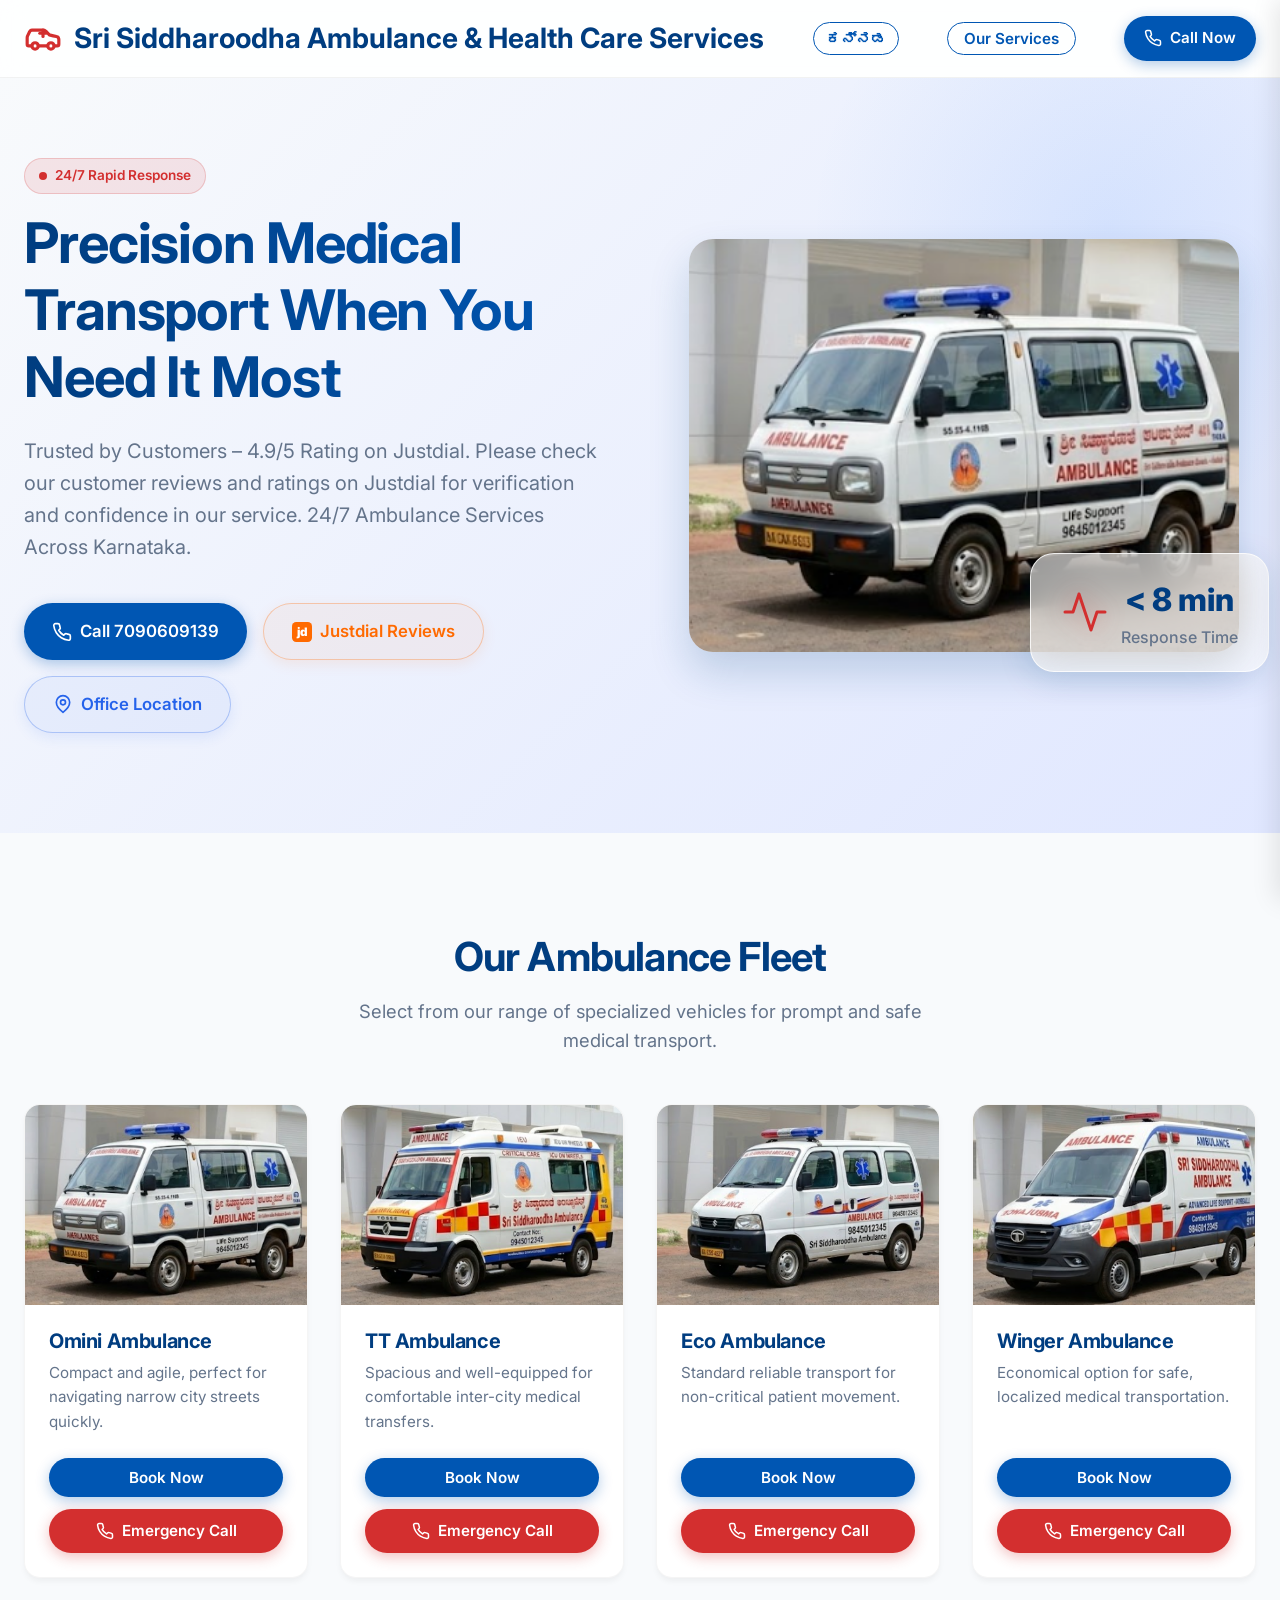
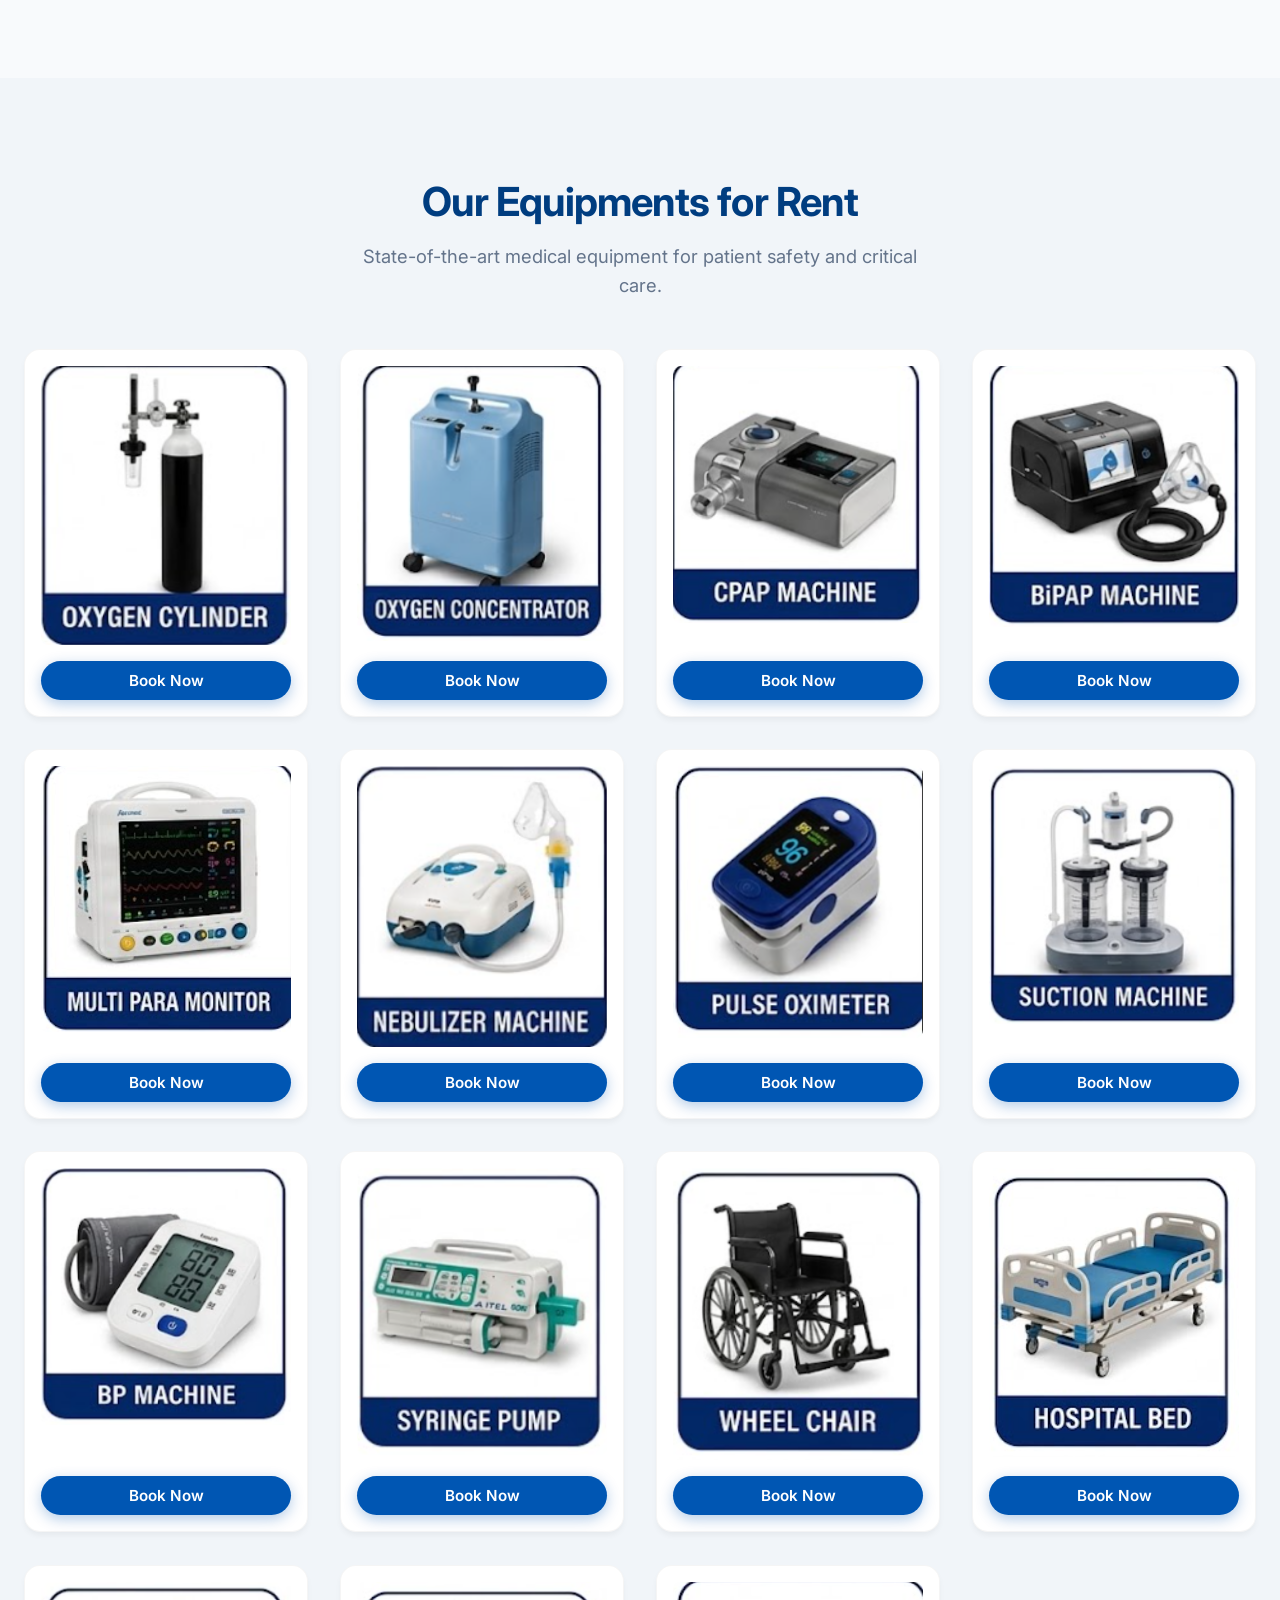
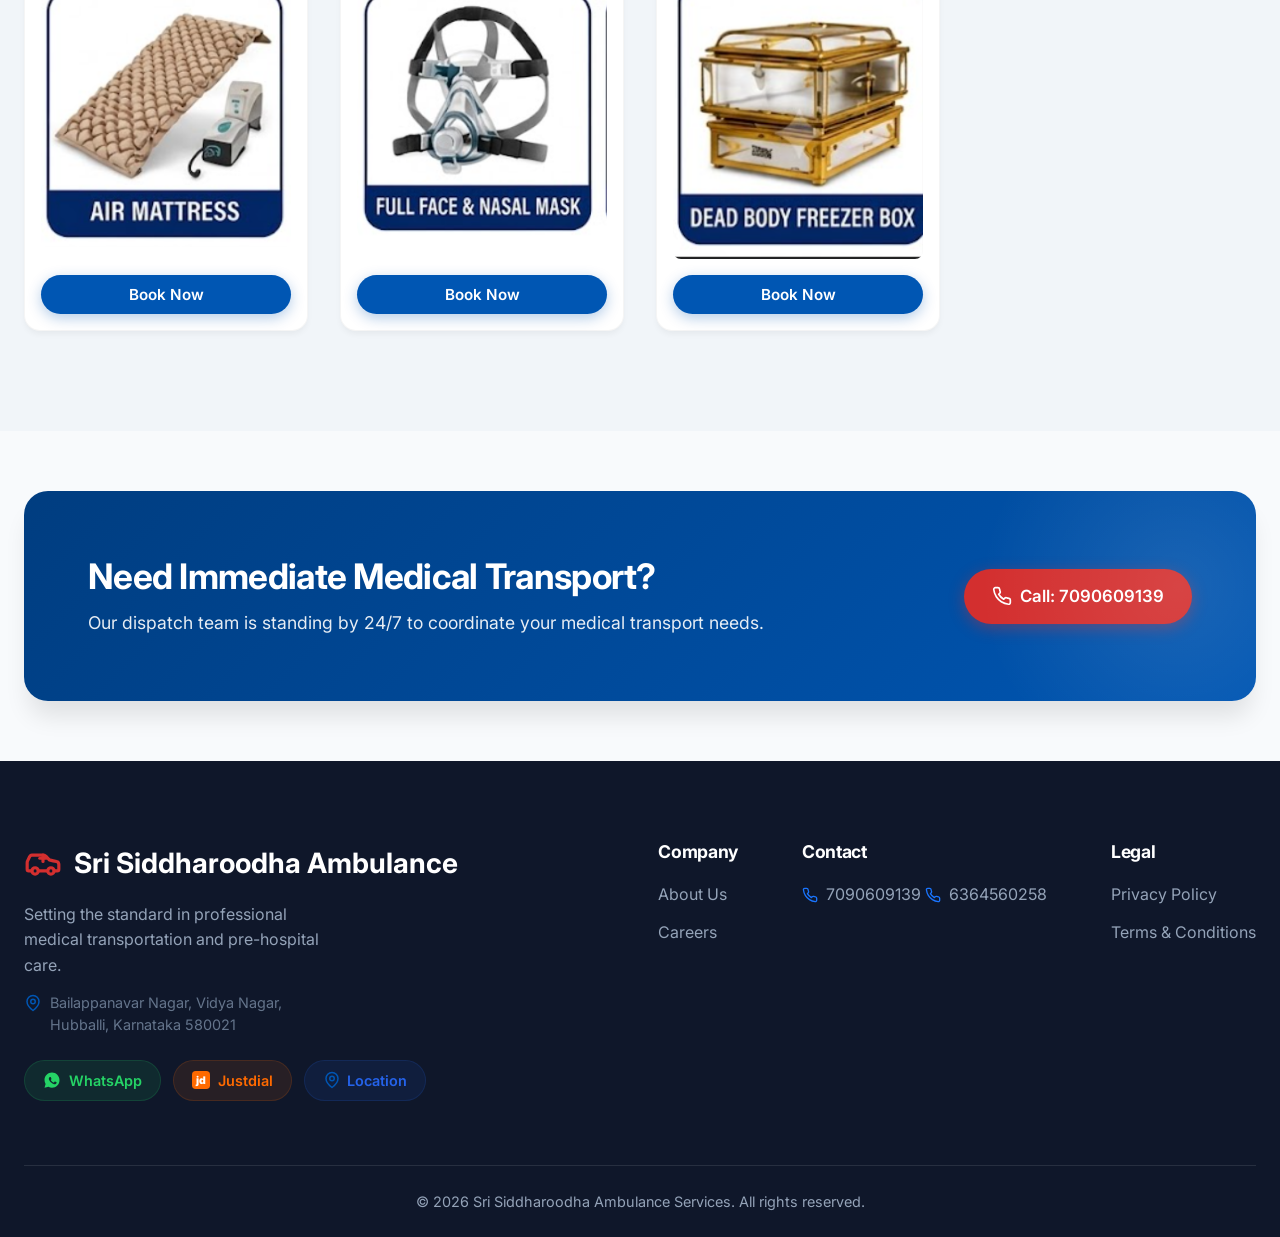
<file: index.html>
<!DOCTYPE html>
<html lang="en">

<head>
    <meta charset="UTF-8">
    <meta name="viewport" content="width=1280">
    <title>Sri Siddharoodha Ambulance Services</title>
    <meta name="description" content="Premium, rapid, and compassionate ambulance and medical transport services.">
    <!-- Google Fonts -->
    <link rel="preconnect" href="https://fonts.googleapis.com">
    <link rel="preconnect" href="https://fonts.gstatic.com" crossorigin>
    <link href="https://fonts.googleapis.com/css2?family=Inter:wght@300;400;500;600;700&display=swap" rel="stylesheet">
    <!-- Styles -->
    <link rel="stylesheet" href="styles.css">
</head>

<body>
    <header class="header">
        <div class="container header-content">
            <div class="logo">
                <svg xmlns="http://www.w3.org/2000/svg" width="28" height="28" viewBox="0 0 24 24" fill="none"
                    stroke="currentColor" stroke-width="2" stroke-linecap="round" stroke-linejoin="round"
                    class="logo-icon">
                    <path
                        d="M19 17h2c.6 0 1-.4 1-1v-3c0-.9-.7-1.7-1.5-1.9C18.7 10.6 16 10 16 10s-1.3-1.4-2.2-2.3c-.5-.4-1.1-.7-1.8-.7H5c-.6 0-1.1.4-1.4.9l-1.4 2.9A3.7 3.7 0 0 0 2 12v4c0 .6.4 1 1 1h2" />
                    <circle cx="7" cy="17" r="2" />
                    <path d="M9 17h6" />
                    <circle cx="17" cy="17" r="2" />
                    <path d="M12 7v4" />
                    <path d="M10 9h4" />
                </svg>
                <span class="logo-desktop">Sri Siddharoodha Ambulance & Health Care Services</span>
                <span class="logo-mobile">Siddharoodha Ambulance</span>
            </div>
            <nav class="nav desktop-nav">
                <button id="lang-toggle" class="btn notranslate"
                    style="background: transparent; border: 1px solid var(--primary); color: var(--primary); padding: 6px 12px; border-radius: 20px; font-weight: 600; cursor: pointer; margin-right: 16px;"
                    onclick="toggleLanguage()">ಕನ್ನಡ</button>
                <button class="btn btn-outline"
                    style="margin-right: 16px; border: 1px solid var(--primary); color: var(--primary); padding: 6px 16px; border-radius: 20px; font-weight: 600; background: transparent; cursor: pointer;"
                    onclick="openServicesModal()">Our Services</button>
                <a href="tel:7090609139" class="btn btn-primary">
                    <svg xmlns="http://www.w3.org/2000/svg" width="18" height="18" viewBox="0 0 24 24" fill="none" stroke="currentColor" stroke-width="2" stroke-linecap="round" stroke-linejoin="round"><path d="M22 16.92v3a2 2 0 0 1-2.18 2 19.79 19.79 0 0 1-8.63-3.07 19.5 19.5 0 0 1-6-6 19.79 19.79 0 0 1-3.07-8.67A2 2 0 0 1 4.11 2h3a2 2 0 0 1 2 1.72 12.84 12.84 0 0 0 .7 2.81 2 2 0 0 1-.45 2.11L8.09 9.91a16 16 0 0 0 6 6l1.27-1.27a2 2 0 0 1 2.11-.45 12.84 12.84 0 0 0 2.81.7A2 2 0 0 1 22 16.92z"></path></svg>
                    Call Now
                </a>
            </nav>
            <button class="menu-toggle-btn mobile-only" onclick="toggleDrawer()" aria-label="Toggle Menu">
                <svg xmlns="http://www.w3.org/2000/svg" width="24" height="24" viewBox="0 0 24 24" fill="none" stroke="currentColor" stroke-width="2" stroke-linecap="round" stroke-linejoin="round"><line x1="3" y1="12" x2="21" y2="12"></line><line x1="3" y1="6" x2="21" y2="6"></line><line x1="3" y1="18" x2="21" y2="18"></line></svg>
            </button>
        </div>
    </header>

    <!-- Side Drawer -->
    <div class="drawer-overlay" id="drawer-overlay" onclick="toggleDrawer()"></div>
    <div class="side-drawer" id="side-drawer">
        <div class="drawer-header">
            <h3>Menu</h3>
            <button class="drawer-close-btn" onclick="toggleDrawer()">
                <svg xmlns="http://www.w3.org/2000/svg" width="24" height="24" viewBox="0 0 24 24" fill="none" stroke="currentColor" stroke-width="2" stroke-linecap="round" stroke-linejoin="round"><line x1="18" y1="6" x2="6" y2="18"></line><line x1="6" y1="6" x2="18" y2="18"></line></svg>
            </button>
        </div>
        <div class="drawer-content">
            <button id="lang-toggle-mobile" class="btn notranslate" style="margin: 16px 24px; border: 1px solid var(--primary); color: var(--primary); padding: 6px 12px; border-radius: 20px; font-weight: 600; background: transparent; cursor: pointer;" onclick="toggleLanguage(); toggleDrawer();">ಕನ್ನಡ</button>
            <button class="drawer-link" style="background:none; border:none; text-align:left; font-size:1rem; cursor:pointer;" onclick="openServicesModal(); toggleDrawer();">Our Services</button>
            <a href="#ambulances" class="drawer-link" onclick="toggleDrawer()">Ambulance Fleet</a>
            <a href="#equipments" class="drawer-link" onclick="toggleDrawer()">Medical Equipments</a>
            <a href="tel:7090609139" class="btn btn-primary" style="margin: auto 24px 24px;">
                <svg xmlns="http://www.w3.org/2000/svg" width="18" height="18" viewBox="0 0 24 24" fill="none" stroke="currentColor" stroke-width="2" stroke-linecap="round" stroke-linejoin="round"><path d="M22 16.92v3a2 2 0 0 1-2.18 2 19.79 19.79 0 0 1-8.63-3.07 19.5 19.5 0 0 1-6-6 19.79 19.79 0 0 1-3.07-8.67A2 2 0 0 1 4.11 2h3a2 2 0 0 1 2 1.72 12.84 12.84 0 0 0 .7 2.81 2 2 0 0 1-.45 2.11L8.09 9.91a16 16 0 0 0 6 6l1.27-1.27a2 2 0 0 1 2.11-.45 12.84 12.84 0 0 0 2.81.7A2 2 0 0 1 22 16.92z"></path></svg>
                Call Now: 7090609139
            </a>
        </div>
    </div>

    <main>
        <section class="hero">
            <div class="container hero-container">
                <div class="hero-text">
                    <span class="badge badge-pulse">24/7 Rapid Response</span>
                    <h1 class="hero-title">Precision Medical Transport When You Need It Most</h1>
                    <p class="hero-subtitle">Trusted by Customers – 4.9/5 Rating on Justdial. Please check our customer reviews and ratings on Justdial for verification and confidence in our service. 24/7 Ambulance Services Across Karnataka.</p>
                    <div class="hero-actions">
                        <a href="tel:7090609139" class="btn btn-primary btn-large">
                            <svg xmlns="http://www.w3.org/2000/svg" width="20" height="20" viewBox="0 0 24 24" fill="none" stroke="currentColor" stroke-width="2" stroke-linecap="round" stroke-linejoin="round"><path d="M22 16.92v3a2 2 0 0 1-2.18 2 19.79 19.79 0 0 1-8.63-3.07 19.5 19.5 0 0 1-6-6 19.79 19.79 0 0 1-3.07-8.67A2 2 0 0 1 4.11 2h3a2 2 0 0 1 2 1.72 12.84 12.84 0 0 0 .7 2.81 2 2 0 0 1-.45 2.11L8.09 9.91a16 16 0 0 0 6 6l1.27-1.27a2 2 0 0 1 2.11-.45 12.84 12.84 0 0 0 2.81.7A2 2 0 0 1 22 16.92z"></path></svg>
                            Call 7090609139
                        </a>
                        <a href="https://www.justdial.com/Hubli/Shri-Siddaroodh-Ambulance-Service-Near-Banni-Mahakali-Temple-Ashoknagar-Hubli/0836PX836-X836-240717183236-Z5G7_BZDET/reviews" target="_blank" class="btn btn-secondary btn-large hero-jd-btn">
                            <svg class="jd-icon" width="20" height="20" viewBox="0 0 24 24" fill="currentColor">
                                <rect width="24" height="24" rx="5" fill="#ff6a00"/>
                                <text x="12" y="17" fill="white" font-family="'Inter', sans-serif" font-weight="900" font-size="14" text-anchor="middle">jd</text>
                            </svg>
                            Justdial Reviews
                        </a>
                        <a href="https://www.google.co.in/maps/place/Bailappanavar+Nagar,+Vidya+Nagar,+Hubballi,+Karnataka/@15.3623755,75.1356789,647a,85.3y,90h,82.09t/data=!3m7!1e1!3m5!1sfArim6FBw7BrqGqZsDoJ0w!2e0!6shttps:%2F%2Fstreetviewpixels-pa.googleapis.com%2Fv1%2Fthumbnail%3Fcb_client%3Dmaps_sv.tactile%26w%3D900%26h%3D600%26pitch%3D7.908640652697642%26panoid%3DfArim6FBw7BrqGqZsDoJ0w%26yaw%3D90!7i16384!8i8192!4m15!1m8!3m7!1s0x3bb8d749238bd99b:0xfdcba1d2e0a276cf!2sBailappanavar+Nagar,+Vidya+Nagar,+Hubballi,+Karnataka!3b1!8m2!3d15.3620728!4d75.1359308!16s%2Fg%2F123319p5q!3m5!1s0x3bb8d749238bd99b:0xfdcba1d2e0a276cf!8m2!3d15.3620728!4d75.1359308!16s%2Fg%2F123319p5q?entry=ttu&g_ep=EgoyMDI2MDYyNC4wIKXMDSoASAFQAw%3D%3D" target="_blank" class="btn btn-secondary btn-large hero-map-btn" style="display: inline-flex; align-items: center; gap: 8px;">
                            <svg xmlns="http://www.w3.org/2000/svg" width="20" height="20" viewBox="0 0 24 24" fill="none" stroke="currentColor" stroke-width="2" stroke-linecap="round" stroke-linejoin="round" style="stroke: currentColor;"><path d="M20 10c0 6-8 12-8 12s-8-6-8-12a8 8 0 0 1 16 0Z"/><circle cx="12" cy="10" r="3"/></svg>
                            <span>Office Location</span>
                        </a>
                    </div>
                </div>
                <div class="hero-visual">
                    <div class="hero-image-wrapper">
                        <div class="hero-slider" id="hero-slider">
                            <img src="images/omni_ambulance.png" alt="Omni Ambulance" class="hero-ambulance-img slide active">
                            <img src="images/mini_eco_ambulance.png" alt="Mini Eco Ambulance" class="hero-ambulance-img slide">
                            <img src="images/eco_ambulance.png" alt="Eco Ambulance" class="hero-ambulance-img slide">
                            <img src="images/tt_ambulance.png" alt="TT Ambulance" class="hero-ambulance-img slide">
                        </div>
                        <div class="glass-card hero-glass-card floating-card">
                            <div class="pulse-ring"></div>
                            <svg class="hero-icon" xmlns="http://www.w3.org/2000/svg" width="48" height="48"
                                viewBox="0 0 24 24" fill="none" stroke="currentColor" stroke-width="1.5"
                                stroke-linecap="round" stroke-linejoin="round">
                                <path d="M22 12h-4l-3 9L9 3l-3 9H2" />
                            </svg>
                            <div class="hero-stat">
                                <span class="stat-value">&lt; 8 min</span>
                                <span class="stat-label">Response Time</span>
                            </div>
                        </div>
                    </div>
                </div>
            </div>
        </section>

        <section id="ambulances" class="ambulances-section">
            <div class="container">
                <div class="section-header animate-on-scroll">
                    <h2 class="section-title">Our Ambulance Fleet</h2>
                    <p class="section-desc">Select from our range of specialized vehicles for prompt and safe medical
                        transport.</p>
                </div>
                <div class="ambulances-grid">
                    <!-- Omni Ambulance -->
                    <div class="ambulance-card animate-on-scroll animate-delay-100">
                        <div class="ambulance-img-wrapper card-slider" id="omni-card-slider">
                            <img src="images/omni_ambulance.png" alt="Omni Ambulance" class="card-slide active">
                            <img src="images/omni_interior.png" alt="Omni Ambulance Interior" class="card-slide">
                        </div>
                        <div class="ambulance-card-content">
                            <h3>Omini Ambulance</h3>
                            <p>Compact and agile, perfect for navigating narrow city streets quickly.</p>
                            <div class="ambulance-actions">
                                <button class="btn btn-primary btn-book"
                                    onclick="openAmbulanceModal('Omni Ambulance')">Book Now</button>
                                <a href="tel:7090609139" class="btn btn-emergency">
                                    <svg xmlns="http://www.w3.org/2000/svg" width="18" height="18" viewBox="0 0 24 24"
                                        fill="none" stroke="currentColor" stroke-width="2" stroke-linecap="round"
                                        stroke-linejoin="round">
                                        <path
                                            d="M22 16.92v3a2 2 0 0 1-2.18 2 19.79 19.79 0 0 1-8.63-3.07 19.5 19.5 0 0 1-6-6 19.79 19.79 0 0 1-3.07-8.67A2 2 0 0 1 4.11 2h3a2 2 0 0 1 2 1.72 12.84 12.84 0 0 0 .7 2.81 2 2 0 0 1-.45 2.11L8.09 9.91a16 16 0 0 0 6 6l1.27-1.27a2 2 0 0 1 2.11-.45 12.84 12.84 0 0 0 2.81.7A2 2 0 0 1 22 16.92z">
                                        </path>
                                    </svg>
                                    Emergency Call
                                </a>
                            </div>
                        </div>
                    </div>
                    <!-- TT Ambulance -->
                    <div class="ambulance-card animate-on-scroll animate-delay-200">
                        <div class="ambulance-img-wrapper card-slider" id="tt-card-slider">
                            <img src="images/tt_ambulance.png" alt="TT Ambulance" class="card-slide active">
                            <img src="images/tt_interior.png" alt="TT Ambulance Interior" class="card-slide">
                        </div>
                        <div class="ambulance-card-content">
                            <h3>TT Ambulance</h3>
                            <p>Spacious and well-equipped for comfortable inter-city medical transfers.</p>
                            <div class="ambulance-actions">
                                <button class="btn btn-primary btn-book"
                                    onclick="openAmbulanceModal('TT Ambulance')">Book Now</button>
                                <a href="tel:7090609139" class="btn btn-emergency">
                                    <svg xmlns="http://www.w3.org/2000/svg" width="18" height="18" viewBox="0 0 24 24"
                                        fill="none" stroke="currentColor" stroke-width="2" stroke-linecap="round"
                                        stroke-linejoin="round">
                                        <path
                                            d="M22 16.92v3a2 2 0 0 1-2.18 2 19.79 19.79 0 0 1-8.63-3.07 19.5 19.5 0 0 1-6-6 19.79 19.79 0 0 1-3.07-8.67A2 2 0 0 1 4.11 2h3a2 2 0 0 1 2 1.72 12.84 12.84 0 0 0 .7 2.81 2 2 0 0 1-.45 2.11L8.09 9.91a16 16 0 0 0 6 6l1.27-1.27a2 2 0 0 1 2.11-.45 12.84 12.84 0 0 0 2.81.7A2 2 0 0 1 22 16.92z">
                                        </path>
                                    </svg>
                                    Emergency Call
                                </a>
                            </div>
                        </div>
                    </div>
                    <!-- Eco Ambulance -->
                    <div class="ambulance-card animate-on-scroll animate-delay-300">
                        <div class="ambulance-img-wrapper card-slider" id="eco-card-slider">
                            <img src="images/eco_ambulance.png" alt="Eco Ambulance" class="card-slide active">
                            <img src="images/eco_interior.png" alt="Eco Ambulance Interior" class="card-slide">
                        </div>
                        <div class="ambulance-card-content">
                            <h3>Eco Ambulance</h3>
                            <p>Standard reliable transport for non-critical patient movement.</p>
                            <div class="ambulance-actions">
                                <button class="btn btn-primary btn-book"
                                    onclick="openAmbulanceModal('Eco Ambulance')">Book Now</button>
                                <a href="tel:7090609139" class="btn btn-emergency">
                                    <svg xmlns="http://www.w3.org/2000/svg" width="18" height="18" viewBox="0 0 24 24"
                                        fill="none" stroke="currentColor" stroke-width="2" stroke-linecap="round"
                                        stroke-linejoin="round">
                                        <path
                                            d="M22 16.92v3a2 2 0 0 1-2.18 2 19.79 19.79 0 0 1-8.63-3.07 19.5 19.5 0 0 1-6-6 19.79 19.79 0 0 1-3.07-8.67A2 2 0 0 1 4.11 2h3a2 2 0 0 1 2 1.72 12.84 12.84 0 0 0 .7 2.81 2 2 0 0 1-.45 2.11L8.09 9.91a16 16 0 0 0 6 6l1.27-1.27a2 2 0 0 1 2.11-.45 12.84 12.84 0 0 0 2.81.7A2 2 0 0 1 22 16.92z">
                                        </path>
                                    </svg>
                                    Emergency Call
                                </a>
                            </div>
                        </div>
                    </div>
                    <!-- Mini Eco Ambulance -->
                    <div class="ambulance-card animate-on-scroll animate-delay-400">
                        <div class="ambulance-img-wrapper card-slider" id="mini-eco-card-slider">
                            <img src="images/mini_eco_ambulance.png" alt="Mini Eco Ambulance" class="card-slide active">
                            <img src="images/mini_eco_interior.png" alt="Mini Eco Ambulance Interior" class="card-slide">
                        </div>
                        <div class="ambulance-card-content">
                            <h3>Winger Ambulance</h3>
                            <p>Economical option for safe, localized medical transportation.</p>
                            <div class="ambulance-actions">
                                <button class="btn btn-primary btn-book"
                                    onclick="openAmbulanceModal('Mini Eco Ambulance')">Book Now</button>
                                <a href="tel:7090609139" class="btn btn-emergency">
                                    <svg xmlns="http://www.w3.org/2000/svg" width="18" height="18" viewBox="0 0 24 24"
                                        fill="none" stroke="currentColor" stroke-width="2" stroke-linecap="round"
                                        stroke-linejoin="round">
                                        <path
                                            d="M22 16.92v3a2 2 0 0 1-2.18 2 19.79 19.79 0 0 1-8.63-3.07 19.5 19.5 0 0 1-6-6 19.79 19.79 0 0 1-3.07-8.67A2 2 0 0 1 4.11 2h3a2 2 0 0 1 2 1.72 12.84 12.84 0 0 0 .7 2.81 2 2 0 0 1-.45 2.11L8.09 9.91a16 16 0 0 0 6 6l1.27-1.27a2 2 0 0 1 2.11-.45 12.84 12.84 0 0 0 2.81.7A2 2 0 0 1 22 16.92z">
                                        </path>
                                    </svg>
                                    Emergency Call
                                </a>
                            </div>
                        </div>
                    </div>
                </div>
            </div>
        </section>

        <section id="equipments" class="equipments-section">
            <div class="container">
                <div class="section-header animate-on-scroll">
                    <h2 class="section-title">Our Equipments for Rent</h2>
                    <p class="section-desc">State-of-the-art medical equipment for patient safety and critical care.</p>
                </div>
                <div class="equipments-grid">
                    <div class="equipment-card"><img src="images/media__1781014254558.png" alt="Equipment"><button
                            class="btn btn-primary btn-book" onclick="openBookingModal('Oxygen Cylinder')">Book
                            Now</button></div>
                    <div class="equipment-card"><img src="images/media__1781014254776.png" alt="Equipment"><button
                            class="btn btn-primary btn-book" onclick="openBookingModal('Oxygen Concentrator')">Book
                            Now</button></div>
                    <div class="equipment-card"><img src="images/media__1781014254860.png" alt="Equipment"><button
                            class="btn btn-primary btn-book" onclick="openBookingModal('CPAP Machine')">Book
                            Now</button></div>
                    <div class="equipment-card"><img src="images/media__1781014254927.png" alt="Equipment"><button
                            class="btn btn-primary btn-book" onclick="openBookingModal('BiPAP Machine')">Book
                            Now</button></div>
                    <div class="equipment-card"><img src="images/media__1781014254952.png" alt="Equipment"><button
                            class="btn btn-primary btn-book" onclick="openBookingModal('Multi Para Monitor')">Book
                            Now</button></div>
                    <div class="equipment-card"><img src="images/media__1781014610878.png" alt="Equipment"><button
                            class="btn btn-primary btn-book" onclick="openBookingModal('Nebulizer Machine')">Book
                            Now</button></div>
                    <div class="equipment-card"><img src="images/media__1781014610928.png" alt="Equipment"><button
                            class="btn btn-primary btn-book" onclick="openBookingModal('Pulse Oximeter')">Book
                            Now</button></div>
                    <div class="equipment-card"><img src="images/media__1781014611016.png" alt="Equipment"><button
                            class="btn btn-primary btn-book" onclick="openBookingModal('Suction Machine')">Book
                            Now</button></div>
                    <div class="equipment-card"><img src="images/media__1781014611104.png" alt="Equipment"><button
                            class="btn btn-primary btn-book" onclick="openBookingModal('BP Machine')">Book Now</button>
                    </div>
                    <div class="equipment-card"><img src="images/media__1781014611115.png" alt="Equipment"><button
                            class="btn btn-primary btn-book" onclick="openBookingModal('Syringe Pump')">Book
                            Now</button></div>
                    <div class="equipment-card"><img src="images/media__1781014748370.png" alt="Equipment"><button
                            class="btn btn-primary btn-book" onclick="openBookingModal('Wheel Chair')">Book Now</button>
                    </div>
                    <div class="equipment-card"><img src="images/media__1781014748444.png" alt="Equipment"><button
                            class="btn btn-primary btn-book" onclick="openBookingModal('Hospital Bed')">Book
                            Now</button></div>
                    <div class="equipment-card"><img src="images/media__1781015045463.png" alt="Equipment"><button
                            class="btn btn-primary btn-book" onclick="openBookingModal('Air Mattress')">Book
                            Now</button></div>
                    <div class="equipment-card"><img src="images/media__1781015045483.png" alt="Equipment"><button
                            class="btn btn-primary btn-book" onclick="openBookingModal('Full Face & Nasal Mask')">Book
                            Now</button></div>
                    <div class="equipment-card"><img src="images/media__1781015045554.png" alt="Equipment"><button
                            class="btn btn-primary btn-book" onclick="openBookingModal('Dead Body Freezer Box')">Book
                            Now</button></div>
                </div>
            </div>
        </section>

        <section class="cta-section">
            <div class="container">
                <div class="cta-card animate-on-scroll">
                    <div class="cta-content">
                        <h2 class="cta-title">Need Immediate Medical Transport?</h2>
                        <p>Our dispatch team is standing by 24/7 to coordinate your medical transport needs.</p>
                    </div>
                    <a href="tel:7090609139" class="btn btn-primary btn-large cta-btn">
                        <svg xmlns="http://www.w3.org/2000/svg" width="20" height="20" viewBox="0 0 24 24" fill="none" stroke="currentColor" stroke-width="2" stroke-linecap="round" stroke-linejoin="round"><path d="M22 16.92v3a2 2 0 0 1-2.18 2 19.79 19.79 0 0 1-8.63-3.07 19.5 19.5 0 0 1-6-6 19.79 19.79 0 0 1-3.07-8.67A2 2 0 0 1 4.11 2h3a2 2 0 0 1 2 1.72 12.84 12.84 0 0 0 .7 2.81 2 2 0 0 1-.45 2.11L8.09 9.91a16 16 0 0 0 6 6l1.27-1.27a2 2 0 0 1 2.11-.45 12.84 12.84 0 0 0 2.81.7A2 2 0 0 1 22 16.92z"></path></svg>
                        Call: 7090609139
                    </a>
                </div>
            </div>
        </section>
        <!-- Booking Modal -->
        <div id="booking-modal" class="modal-overlay">
            <div class="modal-content">
                <button class="modal-close" onclick="closeBookingModal()">&times;</button>
                <h3>Book Equipment</h3>
                <p id="modal-equipment-name" class="modal-subtitle">Equipment Name</p>
                <form id="booking-form" class="booking-form">
                    <div class="form-group">
                        <label for="customerName">Full Name</label>
                        <input type="text" id="customerName" required placeholder="John Doe">
                    </div>
                    <div class="form-group">
                        <label for="customerAge">Age</label>
                        <input type="number" id="customerAge" required placeholder="Age" min="0" max="120">
                    </div>
                    <div class="form-group">
                        <label for="customerPhone">Phone Number</label>
                        <input type="tel" id="customerPhone" required placeholder="1234567890">
                    </div>
                    <div class="form-group">
                        <div
                            style="display: flex; justify-content: space-between; align-items: center; margin-bottom: 6px;">
                            <label for="deliveryAddress" style="margin-bottom: 0;">Delivery Address</label>
                            <button type="button" id="btn-current-location"
                                style="padding: 4px 8px; font-size: 0.8rem; background: #f1f5f9; color: var(--primary); border: 1px solid #cbd5e1; border-radius: 4px; cursor: pointer; display: flex; align-items: center; gap: 4px; transition: all 0.2s ease;">
                                <svg xmlns="http://www.w3.org/2000/svg" width="14" height="14" viewBox="0 0 24 24"
                                    fill="none" stroke="currentColor" stroke-width="2" stroke-linecap="round"
                                    stroke-linejoin="round">
                                    <circle cx="12" cy="10" r="3" />
                                    <path d="M12 21.7C17.3 17 20 13 20 10a8 8 0 1 0-16 0c0 3 2.7 7 8 11.7z" />
                                </svg>
                                Use Current Location
                            </button>
                        </div>
                        <textarea id="deliveryAddress" rows="3" required
                            placeholder="Enter full address details or click the button to use current location"></textarea>
                    </div>
                    <button type="submit" class="btn btn-primary btn-large" style="width: 100%;">Confirm Order</button>
                </form>
            </div>
        </div>
        <!-- Ambulance Booking Modal -->
        <div id="ambulance-booking-modal" class="modal-overlay">
            <div class="modal-content ambulance-modal-content">
                <button class="modal-close" onclick="closeAmbulanceModal()">&times;</button>
                <h3>Book an Ambulance</h3>
                <p id="modal-ambulance-name" class="modal-subtitle">Selected: Omni Ambulance</p>

                <div id="ambulance-booking-success" class="booking-success" style="display: none;">
                    <div class="success-icon">
                        <svg xmlns="http://www.w3.org/2000/svg" width="64" height="64" viewBox="0 0 24 24" fill="none"
                            stroke="#10b981" stroke-width="2" stroke-linecap="round" stroke-linejoin="round">
                            <path d="M22 11.08V12a10 10 0 1 1-5.93-9.14"></path>
                            <polyline points="22 4 12 14.01 9 11.01"></polyline>
                        </svg>
                    </div>
                    <h4>Booking Confirmed!</h4>
                    <p>Your ambulance request has been received. Our dispatch team will contact you immediately.</p>
                    <button type="button" class="btn btn-primary" onclick="closeAmbulanceModal()"
                        style="margin-top: 16px;">Close</button>
                </div>

                <form id="ambulance-booking-form" class="booking-form">
                    <div class="form-group">
                        <label for="ambType">Ambulance Type</label>
                        <select id="ambType" required class="form-control"
                            style="width: 100%; padding: 12px; border: 1px solid #cbd5e1; border-radius: var(--radius-sm); font-size: 1rem;">
                            <option value="Omni Ambulance">Omni Ambulance</option>
                            <option value="TT Ambulance">TT Ambulance</option>
                            <option value="Eco Ambulance">Eco Ambulance</option>
                            <option value="Mini Eco Ambulance">Mini Eco Ambulance</option>
                        </select>
                    </div>
                    <div class="form-group">
                        <label for="patientName">Patient Name</label>
                        <input type="text" id="patientName" required placeholder="Full Name" class="form-control"
                            style="width: 100%; padding: 12px; border: 1px solid #cbd5e1; border-radius: var(--radius-sm); font-size: 1rem;">
                    </div>
                    <div class="form-group">
                        <label for="patientAge">Patient Age</label>
                        <input type="number" id="patientAge" required placeholder="Age" class="form-control" min="0" max="120"
                            style="width: 100%; padding: 12px; border: 1px solid #cbd5e1; border-radius: var(--radius-sm); font-size: 1rem;">
                    </div>
                    <div class="form-group">
                        <label for="mobileNumber">Mobile Number</label>
                        <input type="tel" id="mobileNumber" required placeholder="10-digit mobile number"
                            class="form-control"
                            style="width: 100%; padding: 12px; border: 1px solid #cbd5e1; border-radius: var(--radius-sm); font-size: 1rem;">
                    </div>
                    <div class="form-group">
                        <div
                            style="display: flex; justify-content: space-between; align-items: center; margin-bottom: 6px;">
                            <label for="pickupLocation" style="margin-bottom: 0;">Pickup Location</label>
                            <button type="button" id="btn-pickup-location"
                                style="padding: 4px 8px; font-size: 0.8rem; background: #f1f5f9; color: var(--primary); border: 1px solid #cbd5e1; border-radius: 4px; cursor: pointer; display: flex; align-items: center; gap: 4px; transition: all 0.2s ease;">
                                <svg xmlns="http://www.w3.org/2000/svg" width="14" height="14" viewBox="0 0 24 24"
                                    fill="none" stroke="currentColor" stroke-width="2" stroke-linecap="round"
                                    stroke-linejoin="round">
                                    <circle cx="12" cy="10" r="3" />
                                    <path d="M12 21.7C17.3 17 20 13 20 10a8 8 0 1 0-16 0c0 3 2.7 7 8 11.7z" />
                                </svg>
                                Use Current Location
                            </button>
                        </div>
                        <input type="text" id="pickupLocation" required placeholder="e.g., Hospital or Home address"
                            class="form-control"
                            style="width: 100%; padding: 12px; border: 1px solid #cbd5e1; border-radius: var(--radius-sm); font-size: 1rem;">
                    </div>
                    <div class="form-group">
                        <label for="destLocation">Destination Location</label>
                        <input type="text" id="destLocation" required placeholder="e.g., Destination Hospital"
                            class="form-control"
                            style="width: 100%; padding: 12px; border: 1px solid #cbd5e1; border-radius: var(--radius-sm); font-size: 1rem;">
                    </div>
                    <div class="form-group">
                        <label for="bookingDateTime">Date & Time</label>
                        <input type="datetime-local" id="bookingDateTime" required class="form-control"
                            style="width: 100%; padding: 12px; border: 1px solid #cbd5e1; border-radius: var(--radius-sm); font-size: 1rem;">
                    </div>

                    <button type="submit" class="btn btn-primary btn-large" style="width: 100%;">Confirm
                        Booking</button>
                </form>
            </div>
        </div>

        <!-- General Services Modal -->
        <div class="modal-overlay" id="general-services-modal" onclick="if(event.target === this) closeServicesModal()">
            <div class="modal-content" style="max-width: 600px;">
                <button class="modal-close" onclick="closeServicesModal()">&times;</button>
                <h3>Our General Ambulance Services</h3>
                <p class="modal-subtitle">Comprehensive care for every medical requirement</p>

                <div
                    style="display: flex; flex-direction: column; gap: 16px; margin-top: 24px; max-height: 60vh; overflow-y: auto; padding-right: 8px;">
                    <!-- Service 1 -->
                    <div
                        style="background: var(--bg-surface); padding: 16px; border-radius: var(--radius-md); border: 1px solid rgba(0,0,0,0.05);">
                        <h4
                            style="color: var(--primary-dark); margin-bottom: 8px; display: flex; align-items: center; gap: 8px;">
                            <svg xmlns="http://www.w3.org/2000/svg" width="18" height="18" viewBox="0 0 24 24"
                                fill="none" stroke="var(--primary)" stroke-width="2" stroke-linecap="round"
                                stroke-linejoin="round">
                                <path d="M22 12h-4l-3 9L9 3l-3 9H2" />
                            </svg>
                            Emergency Response (24/7)
                        </h4>
                        <p style="color: var(--text-muted); font-size: 0.95rem;">Rapid dispatch for critical emergencies
                            requiring immediate medical attention and transport.</p>
                    </div>
                    <!-- Service 2 -->
                    <div
                        style="background: var(--bg-surface); padding: 16px; border-radius: var(--radius-md); border: 1px solid rgba(0,0,0,0.05);">
                        <h4
                            style="color: var(--primary-dark); margin-bottom: 8px; display: flex; align-items: center; gap: 8px;">
                            <svg xmlns="http://www.w3.org/2000/svg" width="18" height="18" viewBox="0 0 24 24"
                                fill="none" stroke="#10b981" stroke-width="2" stroke-linecap="round"
                                stroke-linejoin="round">
                                <rect width="15" height="10" x="3" y="5" rx="2" />
                                <path d="M18 10h1.5a2.5 2.5 0 0 1 2.5 2.5V15h-4" />
                                <circle cx="17.5" cy="18.5" r="2.5" />
                                <circle cx="6.5" cy="18.5" r="2.5" />
                            </svg>
                            Inter-Hospital Transfer
                        </h4>
                        <p style="color: var(--text-muted); font-size: 0.95rem;">Safe, stable patient transfers between
                            medical facilities with continuous monitoring.</p>
                    </div>
                    <!-- Service 3 -->
                    <div
                        style="background: var(--bg-surface); padding: 16px; border-radius: var(--radius-md); border: 1px solid rgba(0,0,0,0.05);">
                        <h4
                            style="color: var(--primary-dark); margin-bottom: 8px; display: flex; align-items: center; gap: 8px;">
                            <svg xmlns="http://www.w3.org/2000/svg" width="18" height="18" viewBox="0 0 24 24"
                                fill="none" stroke="var(--accent)" stroke-width="2" stroke-linecap="round"
                                stroke-linejoin="round">
                                <path d="m21.73 18-8-14a2 2 0 0 0-3.48 0l-8 14A2 2 0 0 0 4 21h16a2 2 0 0 0 1.73-3Z" />
                                <path d="M12 9v4" />
                                <path d="M12 17h.01" />
                            </svg>
                            Basic & Advanced Life Support
                        </h4>
                        <p style="color: var(--text-muted); font-size: 0.95rem;">Fully equipped BLS and ALS units for
                            patients needing foundational or intensive care.</p>
                    </div>
                    <!-- Service 4 -->
                    <div
                        style="background: var(--bg-surface); padding: 16px; border-radius: var(--radius-md); border: 1px solid rgba(0,0,0,0.05);">
                        <h4
                            style="color: var(--primary-dark); margin-bottom: 8px; display: flex; align-items: center; gap: 8px;">
                            <svg xmlns="http://www.w3.org/2000/svg" width="18" height="18" viewBox="0 0 24 24"
                                fill="none" stroke="#475569" stroke-width="2" stroke-linecap="round"
                                stroke-linejoin="round">
                                <polygon
                                    points="12 2 15.09 8.26 22 9.27 17 14.14 18.18 21.02 12 17.77 5.82 21.02 7 14.14 2 9.27 8.91 8.26 12 2" />
                            </svg>
                            Specialized Event Standby
                        </h4>
                        <p style="color: var(--text-muted); font-size: 0.95rem;">Proactive on-site medical coverage for
                            public gatherings, sporting events, and functions.</p>
                    </div>
                    <!-- Service 5 -->
                    <div
                        style="background: var(--bg-surface); padding: 16px; border-radius: var(--radius-md); border: 1px solid rgba(0,0,0,0.05);">
                        <h4
                            style="color: var(--primary-dark); margin-bottom: 8px; display: flex; align-items: center; gap: 8px;">
                            <svg xmlns="http://www.w3.org/2000/svg" width="18" height="18" viewBox="0 0 24 24"
                                fill="none" stroke="#64748b" stroke-width="2" stroke-linecap="round"
                                stroke-linejoin="round">
                                <path d="M4 4h16c1.1 0 2 .9 2 2v12c0 1.1-.9 2-2 2H4c-1.1 0-2-.9-2-2V6c0-1.1.9-2 2-2z" />
                                <polyline points="22,6 12,13 2,6" />
                            </svg>
                            Dead Body Transport
                        </h4>
                        <p style="color: var(--text-muted); font-size: 0.95rem;">Respectful, dignified, and prompt
                            transportation of deceased individuals.</p>
                    </div>
                </div>
            </div>
        </div>

        <!-- Terms & Conditions Modal -->
        <div class="modal-overlay" id="terms-modal" onclick="if(event.target === this) closeTermsModal()">
            <div class="modal-content" style="max-width: 600px;">
                <button class="modal-close" onclick="closeTermsModal()">&times;</button>
                <h3>Terms & Conditions</h3>
                <p class="modal-subtitle" style="margin-bottom: 16px;">By booking our ambulance service, you agree to these Terms & Conditions.</p>

                <div class="terms-list-container"
                    style="display: flex; flex-direction: column; gap: 12px; margin-top: 16px; max-height: 60vh; overflow-y: auto; padding-right: 8px; text-align: left;">
                    <div class="terms-item" style="display: flex; gap: 12px; align-items: flex-start; background: var(--bg-surface); padding: 12px 16px; border-radius: var(--radius-md); border: 1px solid rgba(0,0,0,0.05);">
                        <svg xmlns="http://www.w3.org/2000/svg" width="16" height="16" viewBox="0 0 24 24" fill="none" stroke="var(--primary)" stroke-width="2" stroke-linecap="round" stroke-linejoin="round" style="flex-shrink: 0; margin-top: 3px;">
                            <polyline points="20 6 9 17 4 12"></polyline>
                        </svg>
                        <p style="margin: 0; color: var(--text-muted); font-size: 0.95rem; line-height: 1.5;">Ambulance availability depends on vehicle availability, traffic, weather, and road conditions.</p>
                    </div>
                    <div class="terms-item" style="display: flex; gap: 12px; align-items: flex-start; background: var(--bg-surface); padding: 12px 16px; border-radius: var(--radius-md); border: 1px solid rgba(0,0,0,0.05);">
                        <svg xmlns="http://www.w3.org/2000/svg" width="16" height="16" viewBox="0 0 24 24" fill="none" stroke="var(--primary)" stroke-width="2" stroke-linecap="round" stroke-linejoin="round" style="flex-shrink: 0; margin-top: 3px;">
                            <polyline points="20 6 9 17 4 12"></polyline>
                        </svg>
                        <p style="margin: 0; color: var(--text-muted); font-size: 0.95rem; line-height: 1.5;">Customers must provide accurate booking and patient information.</p>
                    </div>
                    <div class="terms-item" style="display: flex; gap: 12px; align-items: flex-start; background: var(--bg-surface); padding: 12px 16px; border-radius: var(--radius-md); border: 1px solid rgba(0,0,0,0.05);">
                        <svg xmlns="http://www.w3.org/2000/svg" width="16" height="16" viewBox="0 0 24 24" fill="none" stroke="var(--primary)" stroke-width="2" stroke-linecap="round" stroke-linejoin="round" style="flex-shrink: 0; margin-top: 3px;">
                            <polyline points="20 6 9 17 4 12"></polyline>
                        </svg>
                        <p style="margin: 0; color: var(--text-muted); font-size: 0.95rem; line-height: 1.5;">Service charges vary based on distance, ambulance type, and medical assistance required.</p>
                    </div>
                    <div class="terms-item" style="display: flex; gap: 12px; align-items: flex-start; background: var(--bg-surface); padding: 12px 16px; border-radius: var(--radius-md); border: 1px solid rgba(0,0,0,0.05);">
                        <svg xmlns="http://www.w3.org/2000/svg" width="16" height="16" viewBox="0 0 24 24" fill="none" stroke="var(--primary)" stroke-width="2" stroke-linecap="round" stroke-linejoin="round" style="flex-shrink: 0; margin-top: 3px;">
                            <polyline points="20 6 9 17 4 12"></polyline>
                        </svg>
                        <p style="margin: 0; color: var(--text-muted); font-size: 0.95rem; line-height: 1.5;">Cancellation charges may apply after ambulance dispatch.</p>
                    </div>
                    <div class="terms-item" style="display: flex; gap: 12px; align-items: flex-start; background: var(--bg-surface); padding: 12px 16px; border-radius: var(--radius-md); border: 1px solid rgba(0,0,0,0.05);">
                        <svg xmlns="http://www.w3.org/2000/svg" width="16" height="16" viewBox="0 0 24 24" fill="none" stroke="var(--primary)" stroke-width="2" stroke-linecap="round" stroke-linejoin="round" style="flex-shrink: 0; margin-top: 3px;">
                            <polyline points="20 6 9 17 4 12"></polyline>
                        </svg>
                        <p style="margin: 0; color: var(--text-muted); font-size: 0.95rem; line-height: 1.5;">Arrival times may vary due to traffic, road closures, or emergencies.</p>
                    </div>
                    <div class="terms-item" style="display: flex; gap: 12px; align-items: flex-start; background: var(--bg-surface); padding: 12px 16px; border-radius: var(--radius-md); border: 1px solid rgba(0,0,0,0.05);">
                        <svg xmlns="http://www.w3.org/2000/svg" width="16" height="16" viewBox="0 0 24 24" fill="none" stroke="var(--primary)" stroke-width="2" stroke-linecap="round" stroke-linejoin="round" style="flex-shrink: 0; margin-top: 3px;">
                            <polyline points="20 6 9 17 4 12"></polyline>
                        </svg>
                        <p style="margin: 0; color: var(--text-muted); font-size: 0.95rem; line-height: 1.5;">Our staff provide transportation and basic medical support; hospital treatment remains the responsibility of healthcare professionals.</p>
                    </div>
                    <div class="terms-item" style="display: flex; gap: 12px; align-items: flex-start; background: var(--bg-surface); padding: 12px 16px; border-radius: var(--radius-md); border: 1px solid rgba(0,0,0,0.05);">
                        <svg xmlns="http://www.w3.org/2000/svg" width="16" height="16" viewBox="0 0 24 24" fill="none" stroke="var(--primary)" stroke-width="2" stroke-linecap="round" stroke-linejoin="round" style="flex-shrink: 0; margin-top: 3px;">
                            <polyline points="20 6 9 17 4 12"></polyline>
                        </svg>
                        <p style="margin: 0; color: var(--text-muted); font-size: 0.95rem; line-height: 1.5;">Customers must treat staff and equipment respectfully. Damage caused may result in additional charges.</p>
                    </div>
                    <div class="terms-item" style="display: flex; gap: 12px; align-items: flex-start; background: var(--bg-surface); padding: 12px 16px; border-radius: var(--radius-md); border: 1px solid rgba(0,0,0,0.05);">
                        <svg xmlns="http://www.w3.org/2000/svg" width="16" height="16" viewBox="0 0 24 24" fill="none" stroke="var(--primary)" stroke-width="2" stroke-linecap="round" stroke-linejoin="round" style="flex-shrink: 0; margin-top: 3px;">
                            <polyline points="20 6 9 17 4 12"></polyline>
                        </svg>
                        <p style="margin: 0; color: var(--text-muted); font-size: 0.95rem; line-height: 1.5;">Patient information is kept confidential and used only for service-related purposes.</p>
                    </div>
                    <div class="terms-item" style="display: flex; gap: 12px; align-items: flex-start; background: var(--bg-surface); padding: 12px 16px; border-radius: var(--radius-md); border: 1px solid rgba(0,0,0,0.05);">
                        <svg xmlns="http://www.w3.org/2000/svg" width="16" height="16" viewBox="0 0 24 24" fill="none" stroke="var(--primary)" stroke-width="2" stroke-linecap="round" stroke-linejoin="round" style="flex-shrink: 0; margin-top: 3px;">
                            <polyline points="20 6 9 17 4 12"></polyline>
                        </svg>
                        <p style="margin: 0; color: var(--text-muted); font-size: 0.95rem; line-height: 1.5;">We are not responsible for delays or interruptions caused by circumstances beyond our control.</p>
                    </div>
                    <div class="terms-item" style="display: flex; gap: 12px; align-items: flex-start; background: var(--bg-surface); padding: 12px 16px; border-radius: var(--radius-md); border: 1px solid rgba(0,0,0,0.05);">
                        <svg xmlns="http://www.w3.org/2000/svg" width="16" height="16" viewBox="0 0 24 24" fill="none" stroke="var(--primary)" stroke-width="2" stroke-linecap="round" stroke-linejoin="round" style="flex-shrink: 0; margin-top: 3px;">
                            <polyline points="20 6 9 17 4 12"></polyline>
                        </svg>
                        <p style="margin: 0; color: var(--text-muted); font-size: 0.95rem; line-height: 1.5;">False bookings, misuse of services, or unauthorized website activities are prohibited.</p>
                    </div>
                    <div class="terms-item" style="display: flex; gap: 12px; align-items: flex-start; background: var(--bg-surface); padding: 12px 16px; border-radius: var(--radius-md); border: 1px solid rgba(0,0,0,0.05);">
                        <svg xmlns="http://www.w3.org/2000/svg" width="16" height="16" viewBox="0 0 24 24" fill="none" stroke="var(--primary)" stroke-width="2" stroke-linecap="round" stroke-linejoin="round" style="flex-shrink: 0; margin-top: 3px;">
                            <polyline points="20 6 9 17 4 12"></polyline>
                        </svg>
                        <p style="margin: 0; color: var(--text-muted); font-size: 0.95rem; line-height: 1.5;">Terms & Conditions may be updated at any time without prior notice.</p>
                    </div>
                </div>
            </div>
        </div>

        <!-- Privacy Policy Modal -->
        <div class="modal-overlay" id="privacy-modal" onclick="if(event.target === this) closePrivacyModal()">
            <div class="modal-content" style="max-width: 600px;">
                <button class="modal-close" onclick="closePrivacyModal()">&times;</button>
                <h3>Privacy Policy</h3>
                <p class="modal-subtitle" style="margin-bottom: 16px;">Your privacy is important to us. This policy outlines how we handle your personal information.</p>

                <div class="privacy-list-container"
                    style="display: flex; flex-direction: column; gap: 12px; margin-top: 16px; max-height: 60vh; overflow-y: auto; padding-right: 8px; text-align: left;">
                    <div class="privacy-item" style="display: flex; gap: 12px; align-items: flex-start; background: var(--bg-surface); padding: 12px 16px; border-radius: var(--radius-md); border: 1px solid rgba(0,0,0,0.05);">
                        <svg xmlns="http://www.w3.org/2000/svg" width="16" height="16" viewBox="0 0 24 24" fill="none" stroke="var(--primary)" stroke-width="2" stroke-linecap="round" stroke-linejoin="round" style="flex-shrink: 0; margin-top: 3px;">
                            <path d="M12 22s8-4 8-10V5l-8-3-8 3v7c0 6 8 10 8 10z"></path>
                        </svg>
                        <p style="margin: 0; color: var(--text-muted); font-size: 0.95rem; line-height: 1.5;">We collect basic information such as your name, phone number, email, pickup/drop location, and booking details to provide ambulance services.</p>
                    </div>
                    <div class="privacy-item" style="display: flex; gap: 12px; align-items: flex-start; background: var(--bg-surface); padding: 12px 16px; border-radius: var(--radius-md); border: 1px solid rgba(0,0,0,0.05);">
                        <svg xmlns="http://www.w3.org/2000/svg" width="16" height="16" viewBox="0 0 24 24" fill="none" stroke="var(--primary)" stroke-width="2" stroke-linecap="round" stroke-linejoin="round" style="flex-shrink: 0; margin-top: 3px;">
                            <path d="M12 22s8-4 8-10V5l-8-3-8 3v7c0 6 8 10 8 10z"></path>
                        </svg>
                        <p style="margin: 0; color: var(--text-muted); font-size: 0.95rem; line-height: 1.5;">Your information is used only for booking management, customer support, and service improvement.</p>
                    </div>
                    <div class="privacy-item" style="display: flex; gap: 12px; align-items: flex-start; background: var(--bg-surface); padding: 12px 16px; border-radius: var(--radius-md); border: 1px solid rgba(0,0,0,0.05);">
                        <svg xmlns="http://www.w3.org/2000/svg" width="16" height="16" viewBox="0 0 24 24" fill="none" stroke="var(--primary)" stroke-width="2" stroke-linecap="round" stroke-linejoin="round" style="flex-shrink: 0; margin-top: 3px;">
                            <path d="M12 22s8-4 8-10V5l-8-3-8 3v7c0 6 8 10 8 10z"></path>
                        </svg>
                        <p style="margin: 0; color: var(--text-muted); font-size: 0.95rem; line-height: 1.5;">We do not sell or share your personal information with third parties except when required by law or necessary to provide our services.</p>
                    </div>
                    <div class="privacy-item" style="display: flex; gap: 12px; align-items: flex-start; background: var(--bg-surface); padding: 12px 16px; border-radius: var(--radius-md); border: 1px solid rgba(0,0,0,0.05);">
                        <svg xmlns="http://www.w3.org/2000/svg" width="16" height="16" viewBox="0 0 24 24" fill="none" stroke="var(--primary)" stroke-width="2" stroke-linecap="round" stroke-linejoin="round" style="flex-shrink: 0; margin-top: 3px;">
                            <path d="M12 22s8-4 8-10V5l-8-3-8 3v7c0 6 8 10 8 10z"></path>
                        </svg>
                        <p style="margin: 0; color: var(--text-muted); font-size: 0.95rem; line-height: 1.5;">We take reasonable measures to keep your information secure and protected.</p>
                    </div>
                    <div class="privacy-item" style="display: flex; gap: 12px; align-items: flex-start; background: var(--bg-surface); padding: 12px 16px; border-radius: var(--radius-md); border: 1px solid rgba(0,0,0,0.05);">
                        <svg xmlns="http://www.w3.org/2000/svg" width="16" height="16" viewBox="0 0 24 24" fill="none" stroke="var(--primary)" stroke-width="2" stroke-linecap="round" stroke-linejoin="round" style="flex-shrink: 0; margin-top: 3px;">
                            <path d="M12 22s8-4 8-10V5l-8-3-8 3v7c0 6 8 10 8 10z"></path>
                        </svg>
                        <p style="margin: 0; color: var(--text-muted); font-size: 0.95rem; line-height: 1.5;">Our website may use cookies to improve your browsing experience.</p>
                    </div>
                    <div class="privacy-item" style="display: flex; gap: 12px; align-items: flex-start; background: var(--bg-surface); padding: 12px 16px; border-radius: var(--radius-md); border: 1px solid rgba(0,0,0,0.05);">
                        <svg xmlns="http://www.w3.org/2000/svg" width="16" height="16" viewBox="0 0 24 24" fill="none" stroke="var(--primary)" stroke-width="2" stroke-linecap="round" stroke-linejoin="round" style="flex-shrink: 0; margin-top: 3px;">
                            <path d="M12 22s8-4 8-10V5l-8-3-8 3v7c0 6 8 10 8 10z"></path>
                        </svg>
                        <p style="margin: 0; color: var(--text-muted); font-size: 0.95rem; line-height: 1.5;">Third-party links (WhatsApp, Google Maps, Facebook, etc.) have their own privacy policies, and we are not responsible for their practices.</p>
                    </div>
                    <div class="privacy-item" style="display: flex; gap: 12px; align-items: flex-start; background: var(--bg-surface); padding: 12px 16px; border-radius: var(--radius-md); border: 1px solid rgba(0,0,0,0.05);">
                        <svg xmlns="http://www.w3.org/2000/svg" width="16" height="16" viewBox="0 0 24 24" fill="none" stroke="var(--primary)" stroke-width="2" stroke-linecap="round" stroke-linejoin="round" style="flex-shrink: 0; margin-top: 3px;">
                            <path d="M12 22s8-4 8-10V5l-8-3-8 3v7c0 6 8 10 8 10z"></path>
                        </svg>
                        <p style="margin: 0; color: var(--text-muted); font-size: 0.95rem; line-height: 1.5;">We may update this Privacy Policy from time to time. Changes will be posted on this page.</p>
                    </div>
                </div>
            </div>
        </div>

        <!-- About Us Modal -->
        <div class="modal-overlay" id="about-modal" onclick="if(event.target === this) closeAboutModal()">
            <div class="modal-content" style="max-width: 600px;">
                <button class="modal-close" onclick="closeAboutModal()">&times;</button>
                <h3>About Us</h3>
                <p class="modal-subtitle" style="margin-bottom: 20px;">Sri Siddharoodha Ambulance & Health Care Services</p>

                <div class="about-content-container"
                    style="display: flex; flex-direction: column; gap: 16px; max-height: 60vh; overflow-y: auto; padding-right: 8px; text-align: left;">
                    
                    <p style="margin: 0; color: var(--text-muted); font-size: 0.95rem; line-height: 1.6;">
                        Shri Siddaroodha Ambulance Service provides reliable and professional 24&times;7 Emergency Medical Transportation Services. Our mission is to ensure safe, fast, and comfortable patient transportation during emergencies and non-emergency situations.
                    </p>
                    
                    <p style="margin: 0; color: var(--text-muted); font-size: 0.95rem; line-height: 1.6;">
                        We are committed to delivering high-quality ambulance services with trained staff and essential medical support. Patient safety, timely response, and compassionate care are our top priorities.
                    </p>

                    <div style="background: var(--bg-subtle); padding: 16px; border-radius: var(--radius-md); border: 1px dashed var(--primary); text-align: center; margin: 8px 0;">
                        <p style="margin: 0; font-style: italic; font-weight: 600; color: var(--primary-dark); font-size: 1rem;">
                            "Patient Safety and Timely Service Are Our Highest Priorities."
                        </p>
                    </div>

                    <div>
                        <h4 style="color: var(--primary-dark); margin-bottom: 12px; font-size: 1.1rem; border-bottom: 2px solid rgba(26, 117, 255, 0.1); padding-bottom: 6px;">Our Services</h4>
                        <div style="display: grid; grid-template-columns: 1fr 1fr; gap: 10px; margin-top: 10px;">
                            <div style="display: flex; align-items: center; gap: 8px; color: var(--text-muted); font-size: 0.9rem;">
                                <span style="color: var(--primary); font-size: 1.2rem; line-height: 1;">•</span> 24&times;7 Emergency Ambulance
                            </div>
                            <div style="display: flex; align-items: center; gap: 8px; color: var(--text-muted); font-size: 0.9rem;">
                                <span style="color: var(--primary); font-size: 1.2rem; line-height: 1;">•</span> ICU & Ventilator Ambulance
                            </div>
                            <div style="display: flex; align-items: center; gap: 8px; color: var(--text-muted); font-size: 0.9rem;">
                                <span style="color: var(--primary); font-size: 1.2rem; line-height: 1;">•</span> Oxygen Support Ambulance
                            </div>
                            <div style="display: flex; align-items: center; gap: 8px; color: var(--text-muted); font-size: 0.9rem;">
                                <span style="color: var(--primary); font-size: 1.2rem; line-height: 1;">•</span> Patient Transfer Services
                            </div>
                            <div style="display: flex; align-items: center; gap: 8px; color: var(--text-muted); font-size: 0.9rem;">
                                <span style="color: var(--primary); font-size: 1.2rem; line-height: 1;">•</span> Hospital-to-Hospital Transfer
                            </div>
                            <div style="display: flex; align-items: center; gap: 8px; color: var(--text-muted); font-size: 0.9rem;">
                                <span style="color: var(--primary); font-size: 1.2rem; line-height: 1;">•</span> Wheelchair Facility
                            </div>
                            <div style="display: flex; align-items: center; gap: 8px; color: var(--text-muted); font-size: 0.9rem;">
                                <span style="color: var(--primary); font-size: 1.2rem; line-height: 1;">•</span> Freezer Box Facility
                            </div>
                            <div style="display: flex; align-items: center; gap: 8px; color: var(--text-muted); font-size: 0.9rem;">
                                <span style="color: var(--primary); font-size: 1.2rem; line-height: 1;">•</span> Medical Transportation Services
                            </div>
                        </div>
                    </div>

                </div>
            </div>
        </div>

    </main>

    <footer class="footer">
        <div class="container">
            <div class="footer-top">
                <div class="footer-brand">
                    <div class="logo">
                        <svg xmlns="http://www.w3.org/2000/svg" width="24" height="24" viewBox="0 0 24 24" fill="none"
                            stroke="currentColor" stroke-width="2" stroke-linecap="round" stroke-linejoin="round"
                            class="logo-icon">
                            <path
                                d="M19 17h2c.6 0 1-.4 1-1v-3c0-.9-.7-1.7-1.5-1.9C18.7 10.6 16 10 16 10s-1.3-1.4-2.2-2.3c-.5-.4-1.1-.7-1.8-.7H5c-.6 0-1.1.4-1.4.9l-1.4 2.9A3.7 3.7 0 0 0 2 12v4c0 .6.4 1 1 1h2" />
                            <circle cx="7" cy="17" r="2" />
                            <path d="M9 17h6" />
                            <circle cx="17" cy="17" r="2" />
                            <path d="M12 7v4" />
                            <path d="M10 9h4" />
                        </svg>
                        <span>Sri Siddharoodha Ambulance</span>
                    </div>
                    <p class="footer-desc">Setting the standard in professional medical transportation and pre-hospital
                        care.</p>
                    <p class="footer-address" style="display: flex; align-items: flex-start; gap: 8px; margin-top: 14px; font-size: 0.9rem; color: var(--text-muted); line-height: 1.5; text-align: left;">
                        <svg xmlns="http://www.w3.org/2000/svg" width="18" height="18" viewBox="0 0 24 24" fill="none" stroke="currentColor" stroke-width="2" stroke-linecap="round" stroke-linejoin="round" style="color: var(--primary); flex-shrink: 0; margin-top: 2px;">
                            <path d="M20 10c0 6-8 12-8 12s-8-6-8-12a8 8 0 0 1 16 0Z"/>
                            <circle cx="12" cy="10" r="3"/>
                        </svg>
                        <a href="https://www.google.co.in/maps/place/Bailappanavar+Nagar,+Vidya+Nagar,+Hubballi,+Karnataka/@15.3623755,75.1356789,647a,85.3y,90h,82.09t/data=!3m7!1e1!3m5!1sfArim6FBw7BrqGqZsDoJ0w!2e0!6shttps:%2F%2Fstreetviewpixels-pa.googleapis.com%2Fv1%2Fthumbnail%3Fcb_client%3Dmaps_sv.tactile%26w%3D900%26h%3D600%26pitch%3D7.908640652697642%26panoid%3DfArim6FBw7BrqGqZsDoJ0w%26yaw%3D90!7i16384!8i8192!4m15!1m8!3m7!1s0x3bb8d749238bd99b:0xfdcba1d2e0a276cf!2sBailappanavar+Nagar,+Vidya+Nagar,+Hubballi,+Karnataka!3b1!8m2!3d15.3620728!4d75.1359308!16s%2Fg%2F123319p5q!3m5!1s0x3bb8d749238bd99b:0xfdcba1d2e0a276cf!8m2!3d15.3620728!4d75.1359308!16s%2Fg%2F123319p5q?entry=ttu&g_ep=EgoyMDI2MDYyNC4wIKXMDSoASAFQAw%3D%3D" target="_blank" style="color: inherit; text-decoration: none; transition: color 0.2s;" onmouseover="this.style.color='var(--primary)'" onmouseout="this.style.color='inherit'">
                            Bailappanavar Nagar, Vidya Nagar,<br>Hubballi, Karnataka 580021
                        </a>
                    </p>
                    <div class="footer-socials">
                        <a href="https://wa.me/917090609139" target="_blank" class="social-badge whatsapp-badge" aria-label="Chat on WhatsApp">
                            <svg xmlns="http://www.w3.org/2000/svg" width="18" height="18" viewBox="0 0 24 24" fill="currentColor"><path d="M12.004 2C6.48 2 2.002 6.477 2.002 12c0 1.892.526 3.66 1.437 5.176l-1.437 5.244 5.367-1.41a9.97 9.97 0 004.635 1.157c5.524 0 10.002-4.477 10.002-10S17.528 2 12.004 2zm5.727 14.195c-.25.702-1.238 1.285-1.705 1.348-.468.062-.924.11-2.915-.68-2.545-1.01-4.17-3.61-4.296-3.78-.127-.17-1.03-1.373-1.03-2.62 0-1.246.654-1.86.887-2.112.233-.252.51-.315.68-.315.17 0 .34 0 .488.006.16.006.37-.06.578.44.212.512.723 1.76.787 1.887.063.126.106.273.02.44-.085.17-.13.273-.256.42-.127.15-.265.336-.38.452-.13.125-.266.262-.112.524.152.262.678 1.117 1.455 1.81.996.89 1.833 1.168 2.087 1.294.254.126.402.105.55-.063.15-.17.638-.745.81-.998.17-.253.34-.21.574-.126.233.085 1.488.703 1.743.83.254.127.424.19.488.3.064.11.064.637-.186 1.34z"/></svg>
                            WhatsApp
                        </a>
                        <a href="https://www.justdial.com/Hubli/Shri-Siddaroodh-Ambulance-Service-Near-Banni-Mahakali-Temple-Ashoknagar-Hubli/0836PX836-X836-240717183236-Z5G7_BZDET/reviews" target="_blank" class="social-badge justdial-badge" aria-label="Find us on Justdial">
                            <svg class="jd-icon" width="18" height="18" viewBox="0 0 24 24" fill="currentColor">
                                <rect width="24" height="24" rx="5" fill="#ff6a00"/>
                                <text x="12" y="17" fill="white" font-family="'Inter', sans-serif" font-weight="900" font-size="14" text-anchor="middle">jd</text>
                            </svg>
                            Justdial
                        </a>
                        <a href="https://www.google.co.in/maps/place/Bailappanavar+Nagar,+Vidya+Nagar,+Hubballi,+Karnataka/@15.3623755,75.1356789,647a,85.3y,90h,82.09t/data=!3m7!1e1!3m5!1sfArim6FBw7BrqGqZsDoJ0w!2e0!6shttps:%2F%2Fstreetviewpixels-pa.googleapis.com%2Fv1%2Fthumbnail%3Fcb_client%3Dmaps_sv.tactile%26w%3D900%26h%3D600%26pitch%3D7.908640652697642%26panoid%3DfArim6FBw7BrqGqZsDoJ0w%26yaw%3D90!7i16384!8i8192!4m15!1m8!3m7!1s0x3bb8d749238bd99b:0xfdcba1d2e0a276cf!2sBailappanavar+Nagar,+Vidya+Nagar,+Hubballi,+Karnataka!3b1!8m2!3d15.3620728!4d75.1359308!16s%2Fg%2F123319p5q!3m5!1s0x3bb8d749238bd99b:0xfdcba1d2e0a276cf!8m2!3d15.3620728!4d75.1359308!16s%2Fg%2F123319p5q?entry=ttu&g_ep=EgoyMDI2MDYyNC4wIKXMDSoASAFQAw%3D%3D" target="_blank" class="social-badge location-badge" aria-label="Find our office location on Google Maps" style="display: flex; align-items: center; gap: 6px;">
                            <svg xmlns="http://www.w3.org/2000/svg" width="18" height="18" viewBox="0 0 24 24" fill="none" stroke="currentColor" stroke-width="2" stroke-linecap="round" stroke-linejoin="round" style="color: var(--primary);"><path d="M20 10c0 6-8 12-8 12s-8-6-8-12a8 8 0 0 1 16 0Z"/><circle cx="12" cy="10" r="3"/></svg>
                            Location
                        </a>
                    </div>
                </div>
                <div class="footer-links">
                    <div class="link-group">
                        <h3>Company</h3>
                        <a href="#" onclick="openAboutModal(event)">About Us</a>
                        <a href="#">Careers</a>
                    </div>
                    <div class="link-group">
                        <h3>Contact</h3>
                        <a href="tel:7090609139" class="contact-footer-link">
                            <svg xmlns="http://www.w3.org/2000/svg" width="16" height="16" viewBox="0 0 24 24" fill="none" stroke="currentColor" stroke-width="2" stroke-linecap="round" stroke-linejoin="round"><path d="M22 16.92v3a2 2 0 0 1-2.18 2 19.79 19.79 0 0 1-8.63-3.07 19.5 19.5 0 0 1-6-6 19.79 19.79 0 0 1-3.07-8.67A2 2 0 0 1 4.11 2h3a2 2 0 0 1 2 1.72 12.84 12.84 0 0 0 .7 2.81 2 2 0 0 1-.45 2.11L8.09 9.91a16 16 0 0 0 6 6l1.27-1.27a2 2 0 0 1 2.11-.45 12.84 12.84 0 0 0 2.81.7A2 2 0 0 1 22 16.92z"></path></svg>
                            7090609139
                        </a>
                        <a href="tel:6364560258" class="contact-footer-link">
                            <svg xmlns="http://www.w3.org/2000/svg" width="16" height="16" viewBox="0 0 24 24" fill="none" stroke="currentColor" stroke-width="2" stroke-linecap="round" stroke-linejoin="round"><path d="M22 16.92v3a2 2 0 0 1-2.18 2 19.79 19.79 0 0 1-8.63-3.07 19.5 19.5 0 0 1-6-6 19.79 19.79 0 0 1-3.07-8.67A2 2 0 0 1 4.11 2h3a2 2 0 0 1 2 1.72 12.84 12.84 0 0 0 .7 2.81 2 2 0 0 1-.45 2.11L8.09 9.91a16 16 0 0 0 6 6l1.27-1.27a2 2 0 0 1 2.11-.45 12.84 12.84 0 0 0 2.81.7A2 2 0 0 1 22 16.92z"></path></svg>
                            6364560258
                        </a>
                    </div>
                    <div class="link-group">
                        <h3>Legal</h3>
                        <a href="#" onclick="openPrivacyModal(event)">Privacy Policy</a>
                        <a href="#" onclick="openTermsModal(event)">Terms & Conditions</a>
                    </div>
                </div>
            </div>
            <div class="footer-bottom">
                <p>&copy; 2026 Sri Siddharoodha Ambulance Services. All rights reserved.</p>
            </div>
        </div>
    </footer>

    <!-- Data and Application Logic -->
    <script src="services-data.js"></script>
    <script src="app.js"></script>

    <!-- Language Translation Script -->
    <div id="google_translate_element" style="display:none;"></div>
    <script type="text/javascript">
        function googleTranslateElementInit() {
            new google.translate.TranslateElement({ pageLanguage: 'en', includedLanguages: 'en,kn', autoDisplay: false }, 'google_translate_element');
        }

        function toggleLanguage() {
            var select = document.querySelector('select.goog-te-combo');
            if (select) {
                var isKn = document.cookie.indexOf('googtrans=/en/kn') !== -1 || select.value === 'kn';
                if (isKn) {
                    select.value = 'en';
                    if (select.value !== 'en') select.value = '';
                    select.dispatchEvent(new Event('change', { bubbles: true }));
                    document.getElementById('lang-toggle').innerText = 'ಕನ್ನಡ';
                    document.cookie = 'googtrans=/en/en; path=/; domain=' + window.location.hostname;
                    document.cookie = 'googtrans=/en/en; path=/';
                } else {
                    select.value = 'kn';
                    select.dispatchEvent(new Event('change', { bubbles: true }));
                    document.getElementById('lang-toggle').innerText = 'English';
                }
            } else {
                setTimeout(toggleLanguage, 500);
            }
        }

        function checkInitialLanguage() {
            if (document.cookie.indexOf('googtrans=/en/kn') !== -1) {
                var toggleBtn = document.getElementById('lang-toggle');
                if (toggleBtn) {
                    toggleBtn.innerText = 'English';
                }
            }
        }

        document.addEventListener('DOMContentLoaded', () => {
            checkInitialLanguage();
            const style = document.createElement('style');
            style.innerHTML = `
                .goog-te-banner-frame { display: none !important; }
                body { top: 0px !important; }
                .skiptranslate { display: none !important; }
                #goog-gt-tt { display: none !important; }
                font { background: transparent !important; color: inherit !important; box-shadow: none !important; }
            `;
            document.head.appendChild(style);
        });
    </script>
    <script type="text/javascript"
        src="https://translate.google.com/translate_a/element.js?cb=googleTranslateElementInit"></script>
</body>

</html>
</file>
<file: styles.css>
:root {
  /* Core Colors */
  --primary: #0056b3; /* Deep, authoritative blue */
  --primary-light: #1a75ff;
  --primary-dark: #003d80;
  --accent: #D32F2F; /* Emergency Red */
  --accent-light: #ef5350;
  --accent-dark: #b71c1c;
  
  /* Backgrounds & Surfaces */
  --bg-main: #f8fafc;
  --bg-surface: #ffffff;
  --bg-subtle: #f1f5f9;
  
  /* Text Colors */
  --text-main: #0f172a;
  --text-muted: #64748b;
  --text-inverse: #ffffff;
  
  /* Layout & Utility */
  --radius-sm: 8px;
  --radius-md: 16px;
  --radius-lg: 24px;
  --radius-full: 9999px;
  
  --shadow-sm: 0 4px 6px -1px rgba(0, 0, 0, 0.05);
  --shadow-md: 0 10px 15px -3px rgba(0, 0, 0, 0.08);
  --shadow-lg: 0 20px 25px -5px rgba(0, 0, 0, 0.1);
  --shadow-glass: 0 8px 32px 0 rgba(15, 76, 129, 0.15);
  
  --transition: all 0.3s cubic-bezier(0.25, 0.8, 0.25, 1);
  --transition-slow: all 0.5s cubic-bezier(0.25, 0.8, 0.25, 1);
}

/* Reset & Base Styles */
* {
  margin: 0;
  padding: 0;
  box-sizing: border-box;
}

body {
  font-family: 'Inter', sans-serif;
  background-color: var(--bg-main);
  color: var(--text-main);
  line-height: 1.6;
  overflow-x: hidden;
  scroll-behavior: smooth;
}

img, svg {
  display: block;
  max-width: 100%;
}

a {
  text-decoration: none;
  color: inherit;
}

button {
  cursor: pointer;
  border: none;
  background: none;
  font-family: inherit;
}

.container {
  width: 100%;
  max-width: 1280px;
  margin: 0 auto;
  padding: 0 24px;
}

/* Typography */
h1, h2, h3, h4, h5, h6 {
  font-weight: 700;
  line-height: 1.2;
  color: var(--text-main);
  letter-spacing: -0.02em;
}

/* Buttons */
.btn {
  display: inline-flex;
  align-items: center;
  justify-content: center;
  padding: 10px 20px;
  border-radius: var(--radius-full);
  font-weight: 600;
  font-size: 0.95rem;
  transition: var(--transition);
  gap: 8px;
}

.btn-large {
  padding: 14px 28px;
  font-size: 1.05rem;
}

.btn-primary {
  background-color: var(--primary);
  color: var(--text-inverse);
  box-shadow: 0 4px 14px rgba(0, 86, 179, 0.3);
}

.btn-primary:hover {
  background-color: var(--primary-light);
  transform: translateY(-2px);
  box-shadow: 0 6px 20px rgba(26, 117, 255, 0.4);
}

.btn-secondary {
  background-color: var(--bg-surface);
  color: var(--primary);
  border: 1px solid rgba(0, 86, 179, 0.2);
}

.btn-secondary:hover {
  background-color: var(--bg-subtle);
  border-color: var(--primary);
  transform: translateY(-2px);
}

/* Badges */
.badge {
  display: inline-block;
  padding: 6px 14px;
  border-radius: var(--radius-full);
  font-size: 0.85rem;
  font-weight: 600;
  background: rgba(211, 47, 47, 0.1);
  color: var(--accent);
  margin-bottom: 16px;
  border: 1px solid rgba(211, 47, 47, 0.2);
}

.badge-pulse {
  position: relative;
  display: inline-flex;
  align-items: center;
  gap: 8px;
}

.badge-pulse::before {
  content: '';
  width: 8px;
  height: 8px;
  background-color: var(--accent);
  border-radius: 50%;
  animation: pulse 2s infinite;
}

@keyframes pulse {
  0% { transform: scale(0.95); box-shadow: 0 0 0 0 rgba(211, 47, 47, 0.7); }
  70% { transform: scale(1); box-shadow: 0 0 0 8px rgba(211, 47, 47, 0); }
  100% { transform: scale(0.95); box-shadow: 0 0 0 0 rgba(211, 47, 47, 0); }
}

/* Header & Nav */
.header {
  position: sticky;
  top: 0;
  z-index: 100;
  background: rgba(255, 255, 255, 0.85);
  backdrop-filter: blur(12px);
  border-bottom: 1px solid rgba(0,0,0,0.05);
  padding: 16px 0;
}

.header-content {
  display: flex;
  justify-content: space-between;
  align-items: center;
}

.logo {
  display: flex;
  align-items: center;
  gap: 12px;
  font-size: 1.75rem;
  font-weight: 700;
  color: var(--primary-dark);
}

.logo-icon {
  width: 38px;
  height: 38px;
  flex-shrink: 0;
  color: var(--accent);
  animation: logoSiren 3s infinite alternate;
}

@keyframes logoSiren {
  0% { color: #D32F2F; filter: drop-shadow(0 0 3px rgba(211, 47, 47, 0.4)); }
  100% { color: #1a75ff; filter: drop-shadow(0 0 3px rgba(26, 117, 255, 0.4)); }
}

.nav {
  display: flex;
  align-items: center;
  gap: 32px;
}

.nav-link {
  color: var(--text-main);
  font-weight: 500;
  transition: var(--transition);
  position: relative;
}

.nav-link:hover {
  color: var(--primary);
}

.nav-link::after {
  content: '';
  position: absolute;
  bottom: -4px;
  left: 0;
  width: 0;
  height: 2px;
  background-color: var(--primary);
  transition: var(--transition);
}

.nav-link:hover::after {
  width: 100%;
}

/* Side Drawer Navigation */
.menu-toggle-btn {
  background: none;
  border: none;
  color: var(--text-main);
  cursor: pointer;
  padding: 8px;
  display: flex;
  align-items: center;
  justify-content: center;
  transition: background 0.2s;
  border-radius: 50%;
}
.menu-toggle-btn:hover {
  background: rgba(0,0,0,0.05);
}

.drawer-overlay {
  position: fixed;
  top: 0; left: 0; right: 0; bottom: 0;
  background: rgba(0,0,0,0.4);
  z-index: 1000;
  opacity: 0;
  visibility: hidden;
  transition: opacity 0.3s;
}
.drawer-overlay.open {
  opacity: 1;
  visibility: visible;
}

.side-drawer {
  position: fixed;
  top: 0;
  right: -300px;
  width: 300px;
  height: 100vh;
  background: var(--bg-surface);
  z-index: 1001;
  box-shadow: -4px 0 24px rgba(0,0,0,0.1);
  transition: right 0.3s cubic-bezier(0.4, 0, 0.2, 1);
  display: flex;
  flex-direction: column;
}
.side-drawer.open {
  right: 0;
}

.drawer-header {
  display: flex;
  align-items: center;
  justify-content: space-between;
  padding: 24px;
  border-bottom: 1px solid rgba(0,0,0,0.05);
}
.drawer-header h3 {
  font-size: 1.25rem;
  color: var(--primary-dark);
  margin: 0;
}
.drawer-close-btn {
  background: none;
  border: none;
  cursor: pointer;
  color: var(--text-muted);
  padding: 4px;
  border-radius: 50%;
  display: flex;
}
.drawer-close-btn:hover {
  background: rgba(0,0,0,0.05);
}

.drawer-content {
  padding: 24px 0;
  display: flex;
  flex-direction: column;
  gap: 4px;
  overflow-y: auto;
}
.drawer-link {
  display: flex;
  align-items: center;
  padding: 12px 24px;
  text-decoration: none;
  color: var(--text-main);
  font-weight: 500;
  transition: background 0.2s, color 0.2s;
  border-radius: 0 24px 24px 0;
  margin-right: 24px;
}
.drawer-link:hover {
  background: rgba(0,0,0,0.04);
  color: var(--primary);
}
.drawer-content .btn {
  margin: 16px 24px;
}

/* Hero Section */
.hero {
  padding: 80px 0 100px;
  position: relative;
  overflow: hidden;
  background: linear-gradient(135deg, var(--bg-main) 0%, #e0e7ff 100%);
}

.hero::before {
  content: '';
  position: absolute;
  top: -20%;
  right: -10%;
  width: 600px;
  height: 600px;
  background: radial-gradient(circle, rgba(26,117,255,0.1) 0%, rgba(255,255,255,0) 70%);
  border-radius: 50%;
  z-index: 0;
}

.hero-container {
  display: flex;
  align-items: center;
  justify-content: space-between;
  gap: 64px;
  position: relative;
  z-index: 1;
}

.hero-text {
  flex: 1;
  max-width: 600px;
  animation: slideUp 0.8s ease-out forwards;
}

@keyframes slideUp {
  from { opacity: 0; transform: translateY(30px); }
  to { opacity: 1; transform: translateY(0); }
}

.hero-title {
  font-size: 3.5rem;
  margin-bottom: 24px;
  background: linear-gradient(to right, var(--primary-dark), var(--primary));
  -webkit-background-clip: text;
  -webkit-text-fill-color: transparent;
}

.hero-subtitle {
  font-size: 1.25rem;
  color: var(--text-muted);
  margin-bottom: 40px;
}

.hero-actions {
  display: flex;
  gap: 16px;
  flex-wrap: wrap;
}

.hero-visual {
  flex: 1;
  display: flex;
  justify-content: center;
  align-items: center;
  position: relative;
  animation: fadeInRight 1s ease-out 0.2s forwards;
  opacity: 0;
}

@keyframes fadeInRight {
  from { opacity: 0; transform: translateX(40px); }
  to { opacity: 1; transform: translateX(0); }
}

.hero-glass-card {
  background: rgba(255, 255, 255, 0.6);
  backdrop-filter: blur(20px);
  border: 1px solid rgba(255, 255, 255, 0.8);
  border-radius: var(--radius-lg);
  padding: 48px;
  box-shadow: var(--shadow-glass);
  display: flex;
  flex-direction: column;
  align-items: center;
  justify-content: center;
  gap: 24px;
  position: relative;
}

.hero-image-wrapper {
  position: relative;
  width: 100%;
  max-width: 550px;
  display: flex;
  justify-content: center;
  align-items: center;
}

.hero-slider {
  position: relative;
  width: 100%;
  aspect-ratio: 4/3;
  border-radius: var(--radius-lg);
  box-shadow: 0 20px 40px rgba(15, 76, 129, 0.2);
  animation: floatImage 6s ease-in-out infinite;
  overflow: hidden;
}

.hero-slider .slide {
  position: absolute;
  top: 0;
  left: 0;
  width: 100%;
  height: 100%;
  object-fit: cover;
  opacity: 0;
  transition: opacity 1s ease-in-out;
}

.hero-slider .slide.active {
  opacity: 1;
}

@keyframes floatImage {
  0%, 100% { transform: translateY(0); }
  50% { transform: translateY(-15px); }
}

.floating-card {
  position: absolute;
  bottom: -20px;
  right: -30px;
  padding: 20px 30px;
  gap: 12px;
  z-index: 2;
  flex-direction: row; /* Make icon and stats side-by-side */
  animation: floatingCardSiren 6s infinite alternate, floatImage 6s ease-in-out infinite;
}

@keyframes floatingCardSiren {
  0% {
    border-color: rgba(211, 47, 47, 0.4);
    box-shadow: 0 8px 32px 0 rgba(211, 47, 47, 0.15);
  }
  100% {
    border-color: rgba(26, 117, 255, 0.4);
    box-shadow: 0 8px 32px 0 rgba(26, 117, 255, 0.15);
  }
}

.hero-icon {
  color: var(--accent);
  filter: drop-shadow(0 0 12px rgba(211, 47, 47, 0.4));
}

.hero-stat {
  text-align: center;
}

.stat-value {
  display: block;
  font-size: 2rem; /* Adjusted for floating card */
  font-weight: 800;
  color: var(--primary-dark);
}

.stat-label {
  color: var(--text-muted);
  font-weight: 500;
}

.pulse-ring {
  position: absolute;
  top: 50%;
  left: 50%;
  transform: translate(-50%, -50%);
  width: 140px;
  height: 140px;
  border-radius: 50%;
  border: 2px solid var(--accent);
  opacity: 0;
  animation: radarSiren 3s linear infinite;
}

@keyframes radarSiren {
  0% { transform: translate(-50%, -50%) scale(1); opacity: 0.8; border-color: #D32F2F; }
  50% { border-color: #1a75ff; }
  100% { transform: translate(-50%, -50%) scale(2.5); opacity: 0; border-color: #D32F2F; }
}

/* Services Section */
.services-section {
  padding: 100px 0;
}

.section-header {
  text-align: center;
  margin-bottom: 48px;
}

.section-title {
  font-size: 2.5rem;
  color: var(--primary-dark);
  margin-bottom: 16px;
}

.section-desc {
  font-size: 1.15rem;
  color: var(--text-muted);
  max-width: 600px;
  margin: 0 auto;
}

/* Filters */
.filters-wrapper {
  margin-bottom: 48px;
  display: flex;
  justify-content: center;
}

.filters-scroll {
  display: flex;
  gap: 12px;
  padding: 4px;
  background: var(--bg-surface);
  border-radius: var(--radius-full);
  box-shadow: var(--shadow-sm);
  overflow-x: auto;
  scrollbar-width: none; /* Firefox */
}

.filters-scroll::-webkit-scrollbar {
  display: none; /* Chrome/Safari */
}

.filter-btn {
  padding: 10px 24px;
  border-radius: var(--radius-full);
  font-weight: 600;
  color: var(--text-muted);
  transition: var(--transition);
  white-space: nowrap;
}

.filter-btn:hover {
  color: var(--primary);
  background: var(--bg-subtle);
}

.filter-btn.active {
  background: var(--primary);
  color: var(--text-inverse);
  box-shadow: 0 4px 10px rgba(15, 76, 129, 0.2);
}

/* Services Grid */
.services-grid {
  display: grid;
  grid-template-columns: repeat(auto-fill, minmax(340px, 1fr));
  gap: 32px;
}

/* Service Card */
.service-card {
  background: var(--bg-surface);
  border-radius: var(--radius-md);
  padding: 32px;
  border: 1px solid rgba(0,0,0,0.04);
  box-shadow: var(--shadow-sm);
  transition: var(--transition);
  position: relative;
  overflow: hidden;
  display: flex;
  flex-direction: column;
  height: 100%;
}

.service-card:hover {
  transform: translateY(-8px);
  box-shadow: var(--shadow-lg);
  border-color: rgba(37, 99, 235, 0.1);
}

.card-icon-wrapper {
  width: 64px;
  height: 64px;
  background: linear-gradient(135deg, rgba(37,99,235,0.1), rgba(37,99,235,0.05));
  border-radius: var(--radius-md);
  display: flex;
  align-items: center;
  justify-content: center;
  color: var(--primary);
  margin-bottom: 24px;
  transition: var(--transition);
}

.service-card:hover .card-icon-wrapper {
  background: var(--primary);
  color: var(--text-inverse);
  transform: scale(1.05);
}

.card-category {
  position: absolute;
  top: 32px;
  right: 32px;
  font-size: 0.75rem;
  font-weight: 700;
  text-transform: uppercase;
  letter-spacing: 0.05em;
  padding: 4px 12px;
  border-radius: var(--radius-full);
}

/* Category Colors */
.cat-emergency { background: rgba(211, 47, 47, 0.1); color: var(--accent); }
.cat-special { background: rgba(139, 92, 246, 0.1); color: #7c3aed; }
.cat-transport { background: rgba(16, 185, 129, 0.1); color: #059669; }
.cat-care { background: rgba(59, 130, 246, 0.1); color: var(--primary-light); }

.card-title {
  font-size: 1.25rem;
  margin-bottom: 12px;
  color: var(--primary-dark);
}

.card-desc {
  color: var(--text-muted);
  font-size: 0.95rem;
  margin-bottom: 24px;
  flex-grow: 1;
}

.card-lists {
  display: flex;
  flex-direction: column;
  gap: 16px;
  margin-bottom: 24px;
  padding-top: 20px;
  border-top: 1px solid var(--bg-subtle);
}

.list-title {
  font-size: 0.85rem;
  font-weight: 700;
  color: var(--text-main);
  text-transform: uppercase;
  letter-spacing: 0.05em;
  margin-bottom: 8px;
}

.card-list {
  list-style: none;
}

.card-list li {
  font-size: 0.85rem;
  color: var(--text-muted);
  margin-bottom: 6px;
  display: flex;
  align-items: flex-start;
  gap: 8px;
}

.card-list li::before {
  content: '✓';
  color: #10b981;
  font-weight: bold;
}

.card-action {
  margin-top: auto;
  display: flex;
  align-items: center;
  justify-content: space-between;
}

.learn-more {
  font-weight: 600;
  color: var(--primary);
  display: flex;
  align-items: center;
  gap: 4px;
  transition: var(--transition);
}

.learn-more:hover {
  gap: 8px;
  color: var(--primary-dark);
}

/* CTA Section */
.cta-section {
  padding: 60px 0;
  background: var(--bg-main);
}

.cta-card {
  background: linear-gradient(135deg, var(--primary-dark), var(--primary));
  border-radius: var(--radius-lg);
  padding: 64px;
  display: flex;
  align-items: center;
  justify-content: space-between;
  box-shadow: var(--shadow-lg);
  color: var(--text-inverse);
  position: relative;
  overflow: hidden;
}

.cta-card::after {
  content: '';
  position: absolute;
  top: -50%;
  right: -10%;
  width: 400px;
  height: 400px;
  background: radial-gradient(circle, rgba(255,255,255,0.1) 0%, rgba(255,255,255,0) 70%);
  border-radius: 50%;
}

.cta-content h2 {
  color: var(--text-inverse);
  font-size: 2.2rem;
  margin-bottom: 12px;
}

.cta-content p {
  font-size: 1.1rem;
  opacity: 0.9;
}

.cta-btn {
  background: var(--accent);
  color: white;
  border: none;
  box-shadow: 0 4px 15px rgba(211, 47, 47, 0.4);
  white-space: nowrap;
}

.cta-btn:hover {
  background: var(--accent-light);
  box-shadow: 0 6px 20px rgba(211, 47, 47, 0.6);
}

/* Footer */
.footer {
  background: #0f172a;
  color: #94a3b8;
  padding: 80px 0 24px;
}

.footer-top {
  display: flex;
  justify-content: space-between;
  gap: 64px;
  margin-bottom: 64px;
  flex-wrap: wrap;
}

.footer-brand .logo {
  color: white;
  margin-bottom: 16px;
}

.footer-desc {
  max-width: 300px;
}

.footer-links {
  display: flex;
  gap: 64px;
}

.link-group h3 {
  color: white;
  font-size: 1.1rem;
  margin-bottom: 20px;
}

.link-group a {
  display: block;
  margin-bottom: 12px;
  transition: var(--transition);
}

.link-group a:hover {
  color: white;
}

.footer-bottom {
  border-top: 1px solid rgba(255,255,255,0.1);
  padding-top: 24px;
  text-align: center;
  font-size: 0.9rem;
}

/* Footer Social Badges */
.footer-socials {
  display: flex;
  gap: 12px;
  margin-top: 24px;
  flex-wrap: wrap;
}

.social-badge {
  display: inline-flex;
  align-items: center;
  gap: 8px;
  padding: 8px 18px;
  border-radius: var(--radius-full);
  font-weight: 600;
  font-size: 0.9rem;
  transition: var(--transition);
  border: 1px solid transparent;
}

.social-badge svg {
  flex-shrink: 0;
}

.whatsapp-badge {
  background: rgba(37, 211, 102, 0.1);
  color: #25D366;
  border-color: rgba(37, 211, 102, 0.15);
}

.whatsapp-badge:hover {
  background: #25D366;
  color: white;
  transform: translateY(-2px);
  box-shadow: 0 4px 12px rgba(37, 211, 102, 0.3);
}

.justdial-badge {
  background: rgba(255, 106, 0, 0.1);
  color: #ff6a00;
  border-color: rgba(255, 106, 0, 0.15);
}

.justdial-badge:hover {
  background: #ff6a00;
  color: white;
  transform: translateY(-2px);
  box-shadow: 0 4px 12px rgba(255, 106, 0, 0.3);
}

.justdial-badge:hover svg rect {
  fill: white;
}

.justdial-badge:hover svg text {
  fill: #ff6a00;
}

/* Contact Footer Link */
.contact-footer-link {
  display: inline-flex !important;
  align-items: center;
  gap: 8px;
}

.contact-footer-link svg {
  color: var(--primary-light);
  transition: var(--transition);
}

.contact-footer-link:hover svg {
  color: white;
  transform: scale(1.1);
}

/* Hero Justdial Reviews Button */
.hero-jd-btn {
  border: 1px solid rgba(255, 106, 0, 0.3) !important;
  color: #ff6a00 !important;
  background: rgba(255, 106, 0, 0.05) !important;
  box-shadow: 0 4px 14px rgba(255, 106, 0, 0.1) !important;
}

.hero-jd-btn:hover {
  background: #ff6a00 !important;
  color: white !important;
  border-color: #ff6a00 !important;
  transform: translateY(-2px);
  box-shadow: 0 6px 20px rgba(255, 106, 0, 0.3) !important;
}

.hero-jd-btn svg {
  transition: var(--transition);
}

.hero-jd-btn:hover svg rect {
  fill: white !important;
}

.hero-jd-btn:hover svg text {
  fill: #ff6a00 !important;
}

/* Hero Map Location Button */
.hero-map-btn {
  border: 1px solid rgba(37, 99, 235, 0.3) !important;
  color: #2563eb !important;
  background: rgba(37, 99, 235, 0.05) !important;
  box-shadow: 0 4px 14px rgba(37, 99, 235, 0.1) !important;
}

.hero-map-btn:hover {
  background: #2563eb !important;
  color: white !important;
  border-color: #2563eb !important;
  transform: translateY(-2px);
  box-shadow: 0 6px 20px rgba(37, 99, 235, 0.3) !important;
}

.location-badge {
  background: rgba(37, 99, 235, 0.1);
  color: #2563eb;
  border-color: rgba(37, 99, 235, 0.15);
}

.location-badge:hover {
  background: #2563eb;
  color: white;
  transform: translateY(-2px);
  box-shadow: 0 4px 12px rgba(37, 99, 235, 0.3);
}

.location-badge:hover svg {
  stroke: white !important;
}

/* Equipments Section */
.equipments-section {
  padding: 100px 0;
  background-color: var(--bg-subtle);
}

.equipments-grid {
  display: grid;
  grid-template-columns: repeat(auto-fill, minmax(250px, 1fr));
  gap: 32px;
  margin-top: 40px;
}

.equipment-card {
  background: var(--bg-surface);
  border-radius: var(--radius-md);
  padding: 16px;
  border: 1px solid rgba(0,0,0,0.04);
  box-shadow: var(--shadow-sm);
  transition: all 0.4s cubic-bezier(0.165, 0.84, 0.44, 1);
  display: flex;
  flex-direction: column;
  align-items: center;
  justify-content: space-between;
  gap: 16px;
  height: 100%;
}

.equipment-card:hover {
  transform: translateY(-12px) scale(1.03);
  box-shadow: 0 20px 35px rgba(0, 86, 179, 0.12), 0 4px 12px rgba(0, 86, 179, 0.06);
  border-color: var(--primary-light);
}

.equipment-card img {
  width: 100%;
  height: auto;
  border-radius: var(--radius-sm);
  object-fit: contain;
  transition: transform 0.4s cubic-bezier(0.165, 0.84, 0.44, 1);
}

.equipment-card:hover img {
  transform: scale(1.06);
}

/* Booking Modal & Button */
.btn-book {
  margin-top: auto;
  width: 100%;
}

.modal-overlay {
  position: fixed;
  top: 0;
  left: 0;
  width: 100%;
  height: 100%;
  background: rgba(15, 23, 42, 0.6);
  backdrop-filter: blur(4px);
  z-index: 1000;
  display: none;
  align-items: center;
  justify-content: center;
  opacity: 0;
  transition: opacity 0.3s ease;
}

.modal-overlay.active {
  display: flex;
  opacity: 1;
}

.modal-content {
  background: var(--bg-surface);
  border-radius: var(--radius-lg);
  padding: 40px;
  width: 90%;
  max-width: 450px;
  position: relative;
  transform: scale(0.95);
  transition: transform 0.3s ease;
  box-shadow: var(--shadow-lg);
}

.modal-overlay.active .modal-content {
  transform: scale(1);
}

.modal-close {
  position: absolute;
  top: 20px;
  right: 20px;
  font-size: 1.5rem;
  color: var(--text-muted);
  transition: color 0.2s ease;
}

.modal-close:hover {
  color: var(--accent);
}

.modal-subtitle {
  color: var(--primary);
  font-weight: 600;
  margin-bottom: 24px;
}

.booking-form .form-group {
  margin-bottom: 16px;
}

.booking-form label {
  display: block;
  font-size: 0.9rem;
  font-weight: 500;
  margin-bottom: 6px;
  color: var(--text-main);
}

.booking-form input,
.booking-form textarea {
  width: 100%;
  padding: 12px 16px;
  border: 1px solid rgba(0, 0, 0, 0.1);
  border-radius: var(--radius-sm);
  font-family: inherit;
  font-size: 1rem;
  transition: border-color 0.2s ease;
}

.booking-form input:focus,
.booking-form textarea:focus {
  outline: none;
  border-color: var(--primary);
  box-shadow: 0 0 0 3px rgba(37, 99, 235, 0.1);
}

/* Animations for JS rendering */
@keyframes fadeInScale {
  from { opacity: 0; transform: scale(0.95); }
  to { opacity: 1; transform: scale(1); }
}

.card-enter {
  animation: fadeInScale 0.4s cubic-bezier(0.175, 0.885, 0.32, 1.275) forwards;
}

/* Ambulances Section */
.ambulances-section {
  padding: 100px 0;
  background-color: var(--bg-main);
}

.ambulances-grid {
  display: grid;
  grid-template-columns: repeat(auto-fill, minmax(280px, 1fr));
  gap: 32px;
  margin-top: 40px;
}

.ambulance-card {
  background: var(--bg-surface);
  border-radius: var(--radius-md);
  border: 1px solid rgba(0,0,0,0.04);
  box-shadow: var(--shadow-sm);
  overflow: hidden;
  transition: var(--transition);
  display: flex;
  flex-direction: column;
}

.ambulance-card:hover {
  transform: translateY(-8px);
  box-shadow: var(--shadow-lg);
  border-color: rgba(211, 47, 47, 0.2);
}

.ambulance-img-wrapper {
  width: 100%;
  height: 200px;
  overflow: hidden;
  position: relative;
  background-color: #f8fafc;
}

.ambulance-img-wrapper img {
  width: 100%;
  height: 100%;
  object-fit: cover;
  transition: transform 0.5s ease;
}

.ambulance-card:hover .ambulance-img-wrapper img {
  transform: scale(1.05);
}

.ambulance-card-content {
  padding: 24px;
  display: flex;
  flex-direction: column;
  flex-grow: 1;
}

.ambulance-card-content h3 {
  font-size: 1.25rem;
  color: var(--primary-dark);
  margin-bottom: 8px;
}

.ambulance-card-content p {
  color: var(--text-muted);
  font-size: 0.95rem;
  margin-bottom: 24px;
  flex-grow: 1;
}

.ambulance-actions {
  display: flex;
  flex-direction: column;
  gap: 12px;
  margin-top: auto;
}

.btn-emergency {
  background-color: var(--accent);
  color: var(--text-inverse);
  box-shadow: 0 4px 14px rgba(211, 47, 47, 0.3);
  position: relative;
  overflow: hidden;
  justify-content: center;
}

.btn-emergency::before {
  content: '';
  position: absolute;
  top: 50%;
  left: 50%;
  width: 150%;
  height: 150%;
  background: radial-gradient(circle, rgba(255,255,255,0.3) 0%, transparent 60%);
  transform: translate(-50%, -50%) scale(0);
  opacity: 0;
  transition: transform 0.6s, opacity 0.6s;
  border-radius: 50%;
}

.btn-emergency:hover {
  background-color: var(--accent-dark);
  color: var(--text-inverse);
  transform: translateY(-2px);
  animation: btnSirenGlow 1s infinite alternate;
}

.btn-emergency:hover::before {
  transform: translate(-50%, -50%) scale(1);
  opacity: 1;
  animation: pulse-ring 1.5s infinite;
}

@keyframes pulse-ring {
  0% { transform: translate(-50%, -50%) scale(0.8); opacity: 0.5; }
  100% { transform: translate(-50%, -50%) scale(1.2); opacity: 0; }
}

@keyframes btnSirenGlow {
  0% { box-shadow: 0 0 15px rgba(211, 47, 47, 0.8), 0 4px 10px rgba(211, 47, 47, 0.3); }
  100% { box-shadow: 0 0 15px rgba(26, 117, 255, 0.8), 0 4px 10px rgba(26, 117, 255, 0.3); }
}

.ambulance-modal-content {
  max-width: 500px;
}

.success-icon {
  width: 80px;
  height: 80px;
  background: rgba(16, 185, 129, 0.1);
  border-radius: 50%;
  display: flex;
  align-items: center;
  justify-content: center;
  margin-bottom: 24px;
  animation: popIn 0.5s cubic-bezier(0.175, 0.885, 0.32, 1.275) forwards;
}

@keyframes popIn {
  0% { transform: scale(0); opacity: 0; }
  100% { transform: scale(1); opacity: 1; }
}

.booking-success h4 {
  font-size: 1.5rem;
  color: #10b981;
  margin-bottom: 12px;
}

.booking-success p {
  color: var(--text-muted);
  margin-bottom: 24px;
}

/* Responsive Design */
.logo-mobile {
  display: none;
}

@media (max-width: 1100px) {
  .logo {
    font-size: 1.35rem;
    gap: 8px;
  }
  .logo-icon {
    width: 30px;
    height: 30px;
  }
}

@media (max-width: 992px) {
  /* Keep Hero side-by-side */
  .hero-container {
    flex-direction: row !important;
    text-align: left !important;
    gap: 32px !important;
  }
  .hero-text {
    flex: 1.2 !important;
    max-width: 60% !important;
  }
  .hero-visual {
    flex: 0.8 !important;
    display: block !important;
  }
  .hero-title {
    font-size: 2.2rem !important;
  }
  .cta-card {
    flex-direction: row !important;
    text-align: left !important;
    gap: 24px !important;
    padding: 40px 32px !important;
  }
  .floating-card {
    right: 20px !important;
    bottom: -10px !important;
    transform: scale(0.8) !important;
  }
}

.mobile-only {
  display: none !important;
}

@media (max-width: 768px) {
  /* Keep navbar visible on mobile just like desktop */
  .desktop-nav {
    display: flex !important;
    align-items: center;
    gap: 6px !important;
  }
  
  #lang-toggle {
    padding: 6px 10px !important;
    font-size: 0.8rem !important;
    margin-right: 4px !important;
  }
  
  .btn-outline {
    padding: 6px 12px !important;
    font-size: 0.8rem !important;
    margin-right: 4px !important;
  }
  
  .desktop-nav .btn-primary {
    padding: 6px 14px !important;
    font-size: 0.8rem !important;
  }

  .logo-desktop {
    display: none !important;
  }
  
  .logo-mobile {
    display: inline !important;
    font-size: 0.95rem !important;
    font-weight: 700;
  }
  
  .logo-icon {
    width: 24px !important;
    height: 24px !important;
  }
  
  /* Keep Hero side-by-side on mobile */
  .hero-container {
    flex-direction: row !important;
    text-align: left !important;
    gap: 16px !important;
  }
  
  .hero-text {
    flex: 1.2 !important;
    max-width: 60% !important;
  }
  
  .hero-visual {
    flex: 0.8 !important;
    display: block !important;
  }
  
  .hero-title {
    font-size: 1.35rem !important;
    line-height: 1.3 !important;
  }
  
  .hero-subtitle {
    font-size: 0.85rem !important;
    margin-bottom: 16px !important;
  }
  
  .hero-actions {
    justify-content: flex-start !important;
    flex-wrap: nowrap !important;
    gap: 6px !important;
  }
  
  .hero-actions .btn {
    padding: 8px 12px !important;
    font-size: 0.8rem !important;
  }
  
  .floating-card {
    position: absolute !important;
    right: -10px !important;
    bottom: -15px !important;
    transform: scale(0.65) !important;
  }
  
  /* Keep grids in 2 columns on mobile instead of stacking to 1 column */
  .services-grid, .equipments-grid {
    grid-template-columns: repeat(2, 1fr) !important;
    gap: 16px !important;
  }
  
  .ambulances-grid {
    grid-template-columns: 1fr !important;
    gap: 24px !important;
  }
  
  .ambulance-card .ambulance-img-wrapper {
    height: 240px !important;
  }
  
  .ambulance-actions {
    flex-direction: row !important;
    gap: 8px !important;
  }
  
  .ambulance-actions .btn {
    flex: 1 !important;
    font-size: 0.85rem !important;
    padding: 10px 8px !important;
  }
  
  .service-card, .ambulance-card, .equipment-card {
    padding: 16px !important;
  }
  
  .service-card h3, .ambulance-card h3 {
    font-size: 1.05rem !important;
  }
  
  .service-card p, .ambulance-card p {
    font-size: 0.8rem !important;
    margin-bottom: 12px !important;
  }
  
  .card-category {
    top: 16px !important;
    right: 16px !important;
    font-size: 0.65rem !important;
    padding: 2px 8px !important;
  }
  
  .card-icon-wrapper {
    width: 48px !important;
    height: 48px !important;
    margin-bottom: 12px !important;
  }
  
  .card-lists {
    margin-bottom: 12px !important;
    padding-top: 10px !important;
  }
  
  .list-title {
    font-size: 0.75rem !important;
  }
  
  .card-list li {
    font-size: 0.75rem !important;
  }
  
  .equipment-card {
    width: 100% !important; /* overrides previous flex-basis */
  }

  .section-title {
    font-size: 1.8rem !important;
  }
  
  .section-desc {
    font-size: 0.95rem !important;
  }
  
  .filters-wrapper {
    justify-content: flex-start; /* allow scroll on mobile */
    margin-bottom: 24px !important;
  }
  
  /* Keep Footer side-by-side link columns on mobile */
  .footer-top {
    flex-direction: row !important;
    flex-wrap: wrap !important;
    justify-content: space-between !important;
    gap: 24px !important;
  }
  
  .footer-links {
    flex-direction: row !important;
    flex-wrap: wrap !important;
    gap: 24px !important;
  }
  
  .footer-brand {
    max-width: 100% !important;
  }
  
  .footer-desc {
    max-width: 100% !important;
    font-size: 0.85rem !important;
  }

  .hero {
    padding: 30px 0 40px !important;
  }
  .services-section, .ambulances-section, .equipments-section {
    padding: 40px 0 !important;
  }
}

@media (max-width: 600px) {
  .form-row {
    flex-direction: column;
    gap: 0;
  }
  .payment-container {
    padding: 24px;
    margin: 20px auto;
  }
  .payment-options {
    flex-direction: column;
    gap: 12px;
  }
  .hero-glass-card {
    padding: 24px;
  }
  .modal-content {
    padding: 24px;
    width: 95%;
  }
}

@media (max-width: 480px) {
  /* Ensure header nav is compact and side-by-side even on very small screens */
  .logo-mobile {
    font-size: 0.85rem !important;
  }
  #lang-toggle, .btn-outline, .desktop-nav .btn-primary {
    padding: 4px 6px !important;
    font-size: 0.72rem !important;
  }
  .logo-icon {
    width: 20px !important;
    height: 20px !important;
  }
  .desktop-nav {
    gap: 4px !important;
  }
  
  /* Keep 2 columns on very narrow screens too */
  .services-grid, .equipments-grid {
    grid-template-columns: repeat(2, 1fr) !important;
    gap: 10px !important;
  }
  
  .ambulances-grid {
    grid-template-columns: 1fr !important;
    gap: 16px !important;
  }
  
  .ambulance-card .ambulance-img-wrapper {
    height: 180px !important;
  }
  
  .service-card, .ambulance-card, .equipment-card {
    padding: 12px !important;
  }
  
  .service-card h3, .ambulance-card h3 {
    font-size: 0.9rem !important;
  }
  
  .service-card p, .ambulance-card p {
    font-size: 0.75rem !important;
  }
  
  .equipment-card {
    width: 100% !important;
  }
  .hero-title {
    font-size: 1.15rem !important;
  }
  .hero-subtitle {
    font-size: 0.75rem !important;
  }
  .section-title {
    font-size: 1.4rem !important;
  }
  .btn-large {
    padding: 10px 16px;
    font-size: 0.9rem;
  }
  .pulse-ring {
    display: none;
  }
  .cta-card {
    padding: 20px 16px !important;
    flex-direction: row !important;
    gap: 10px !important;
    justify-content: space-between !important;
    align-items: center !important;
  }
  .cta-title {
    font-size: 1.05rem !important;
    margin-bottom: 4px !important;
  }
  .cta-card p {
    font-size: 0.75rem !important;
  }
  .cta-btn {
    padding: 8px 12px !important;
    font-size: 0.75rem !important;
  }
}

/* Scroll Animations */
.animate-on-scroll {
  opacity: 0;
  transform: translateY(30px);
  transition: opacity 0.8s cubic-bezier(0.165, 0.84, 0.44, 1), transform 0.8s cubic-bezier(0.165, 0.84, 0.44, 1);
  will-change: opacity, transform;
}
.animate-on-scroll.is-visible {
  opacity: 1;
  transform: translateY(0);
}
.animate-delay-100 { transition-delay: 100ms; }
.animate-delay-200 { transition-delay: 200ms; }
.animate-delay-300 { transition-delay: 300ms; }
.animate-delay-400 { transition-delay: 400ms; }

/* Card Slider Styles */
.ambulance-img-wrapper.card-slider {
  position: relative;
}

.ambulance-img-wrapper.card-slider .card-slide {
  position: absolute;
  top: 0;
  left: 0;
  width: 100%;
  height: 100%;
  object-fit: cover;
  opacity: 0;
  transition: opacity 1s ease-in-out, transform 0.5s ease;
}

.ambulance-img-wrapper.card-slider .card-slide.active {
  opacity: 1;
}

.ambulance-card:hover .ambulance-img-wrapper.card-slider .card-slide.active {
  transform: scale(1.05);
}
</file>
